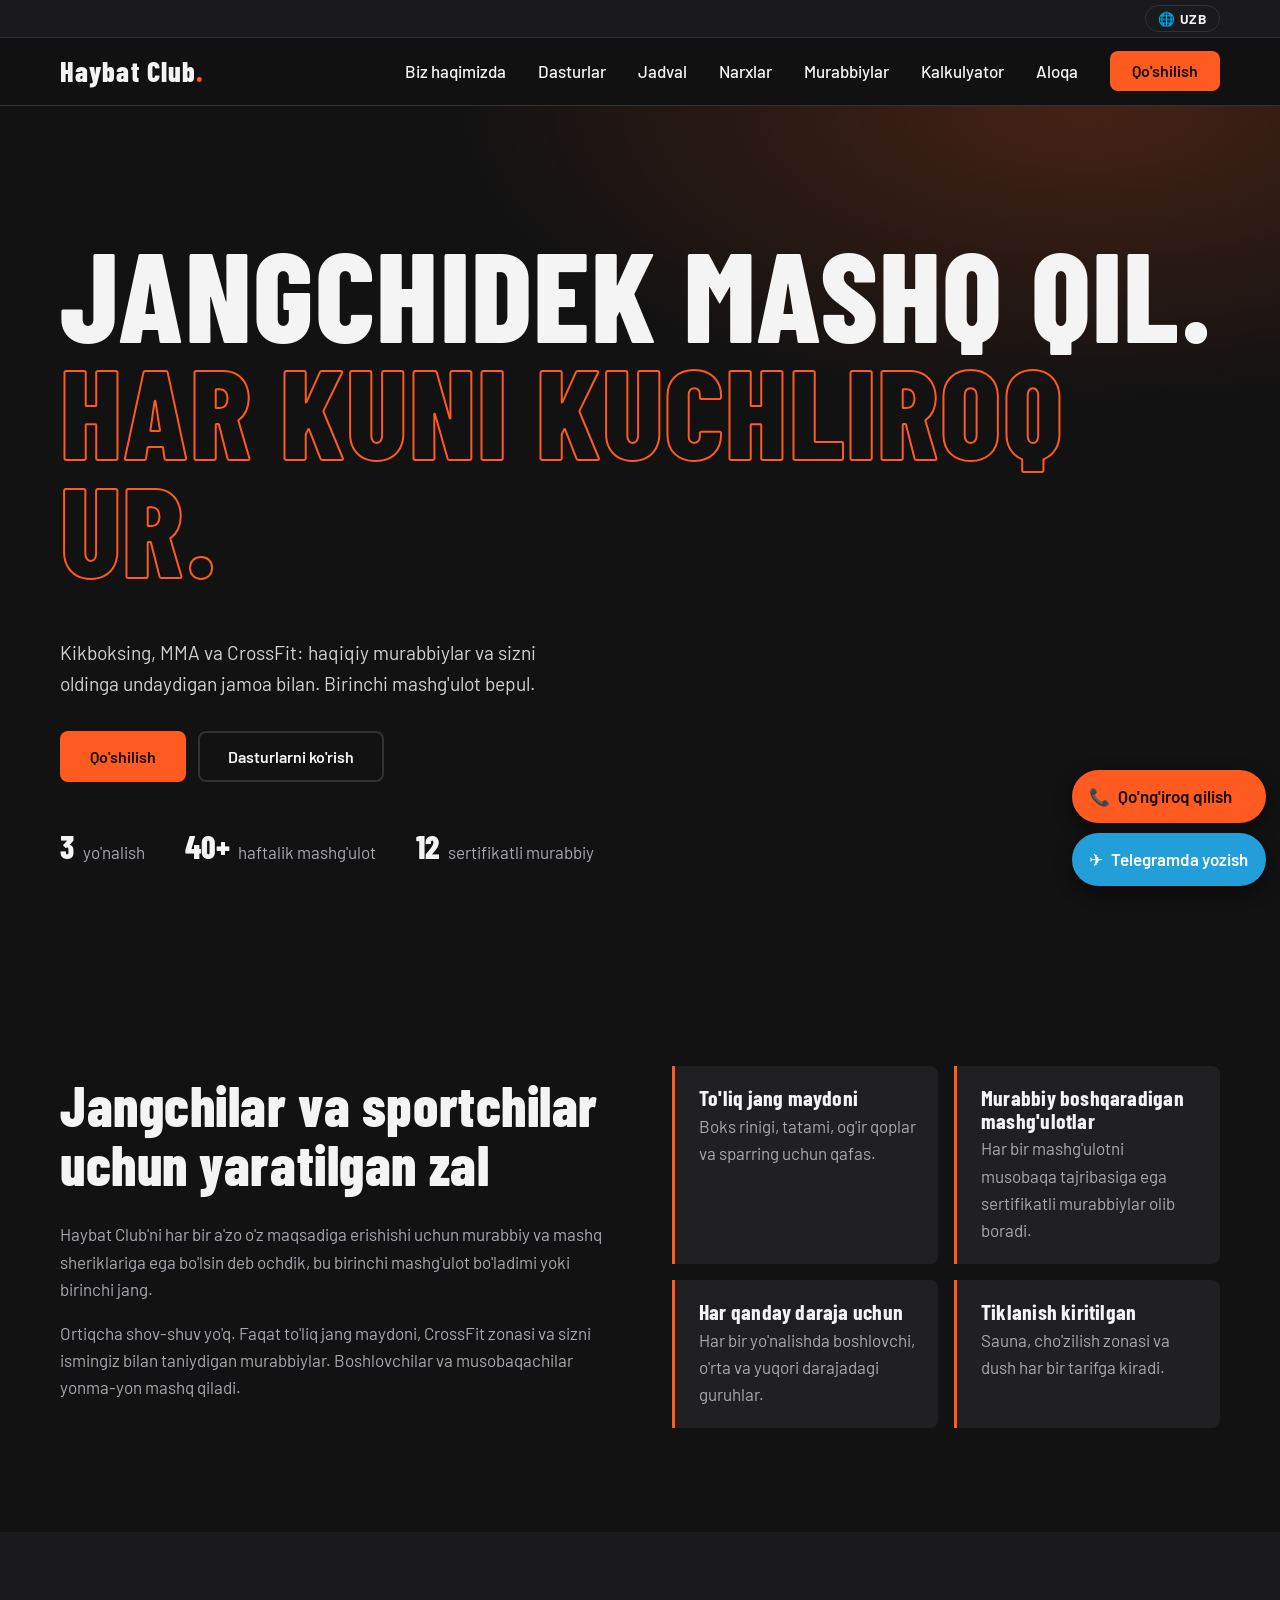
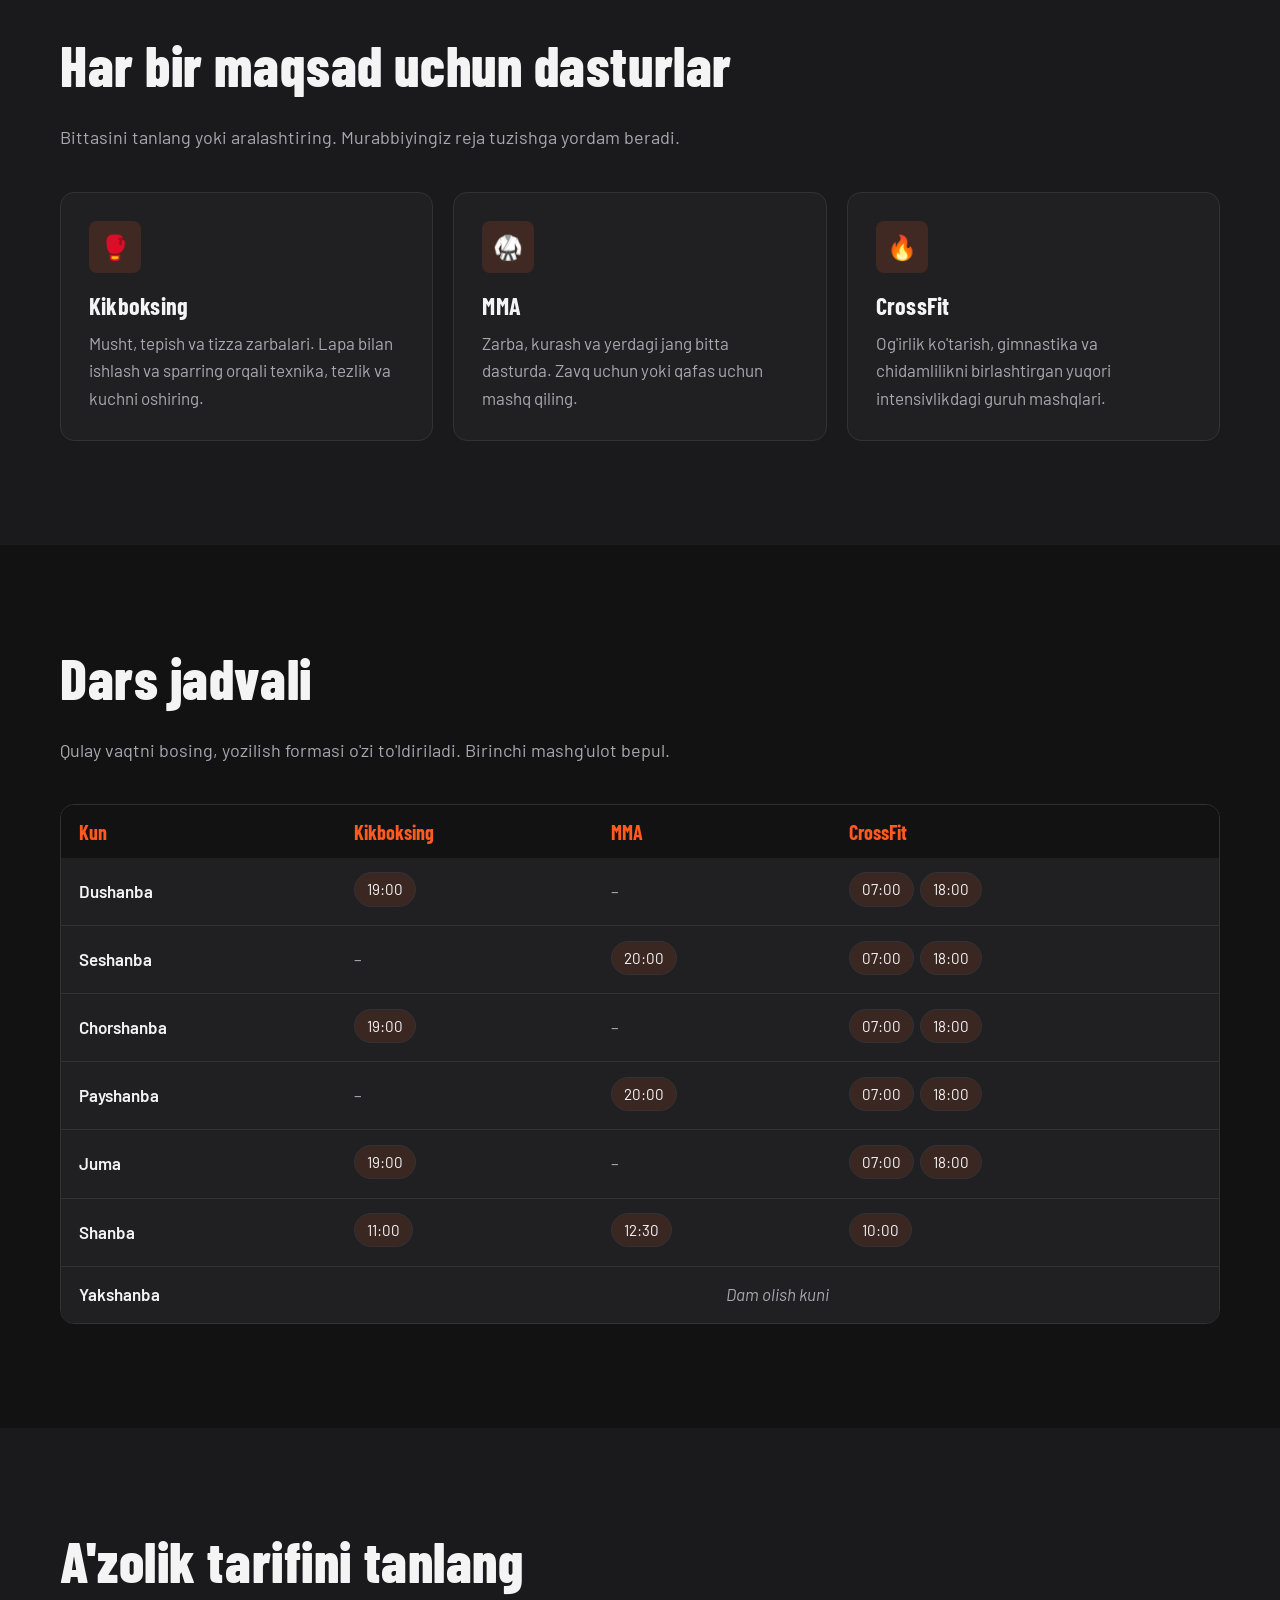
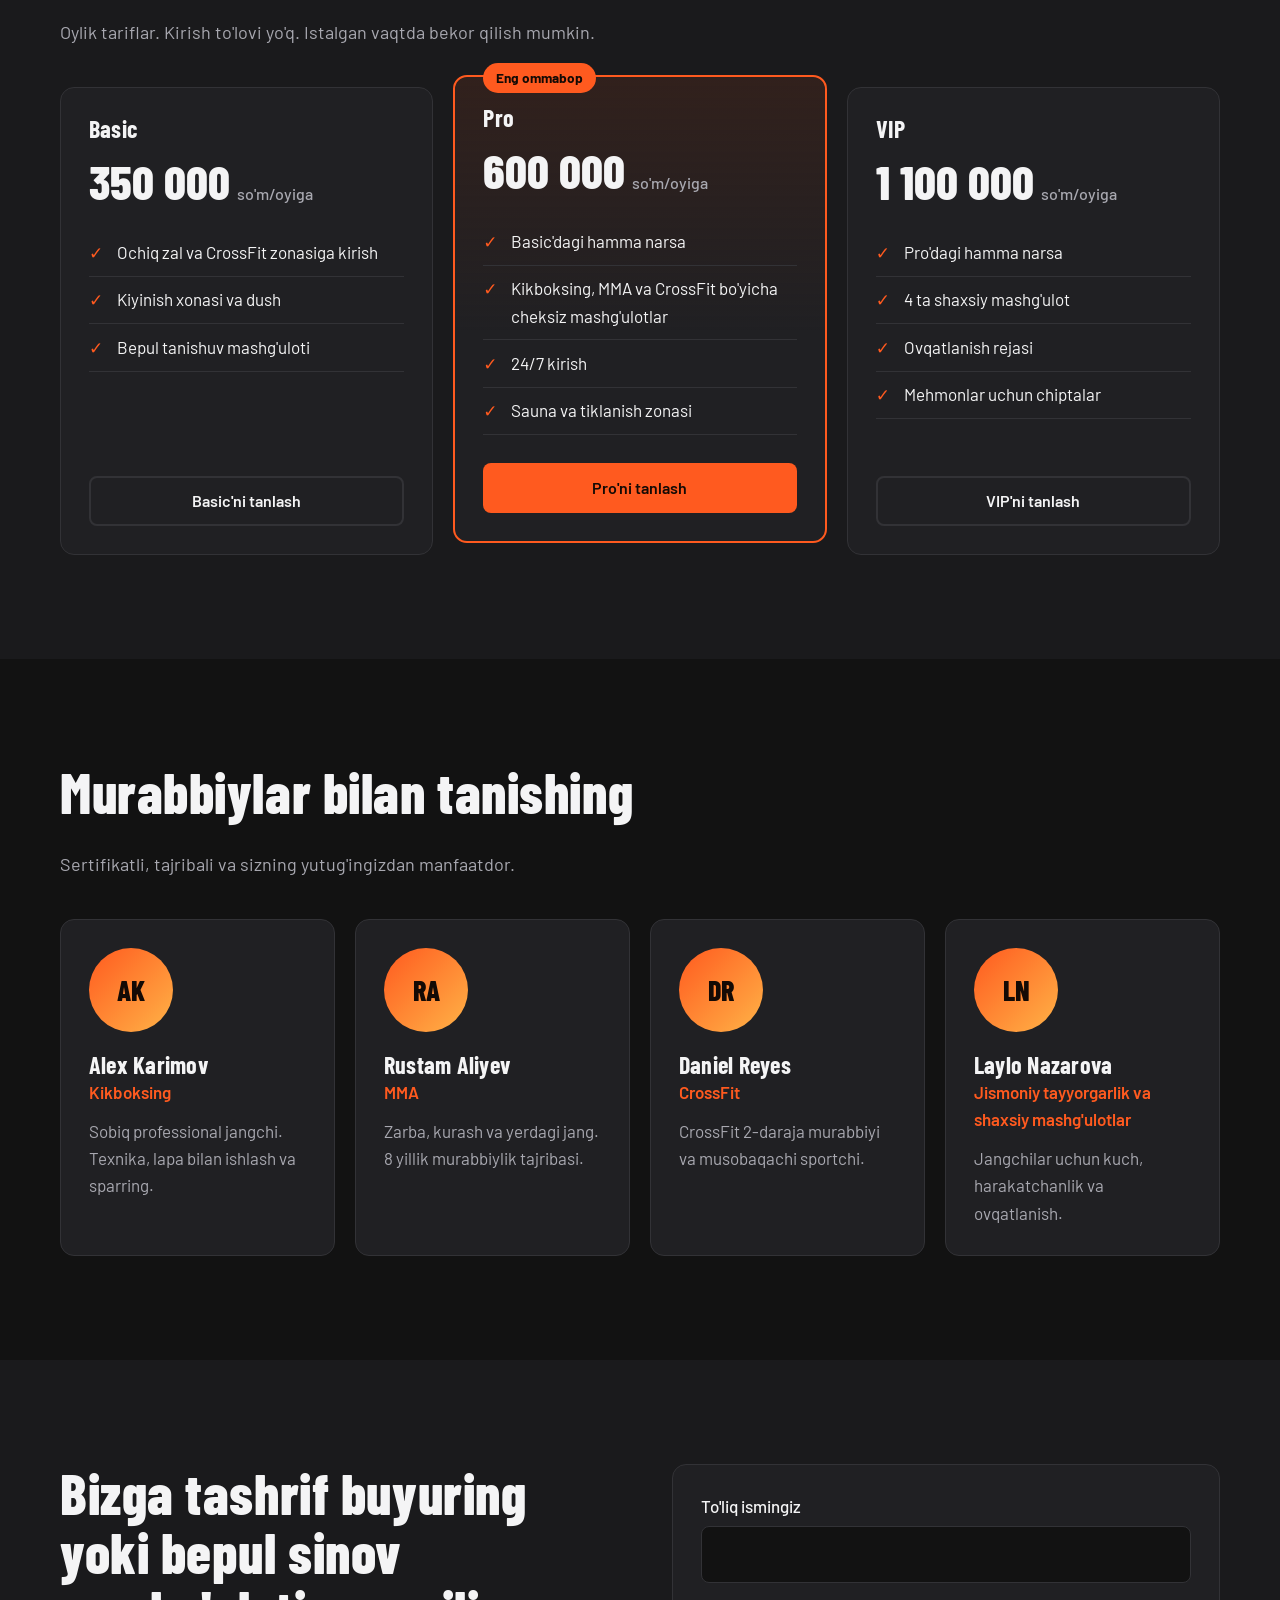
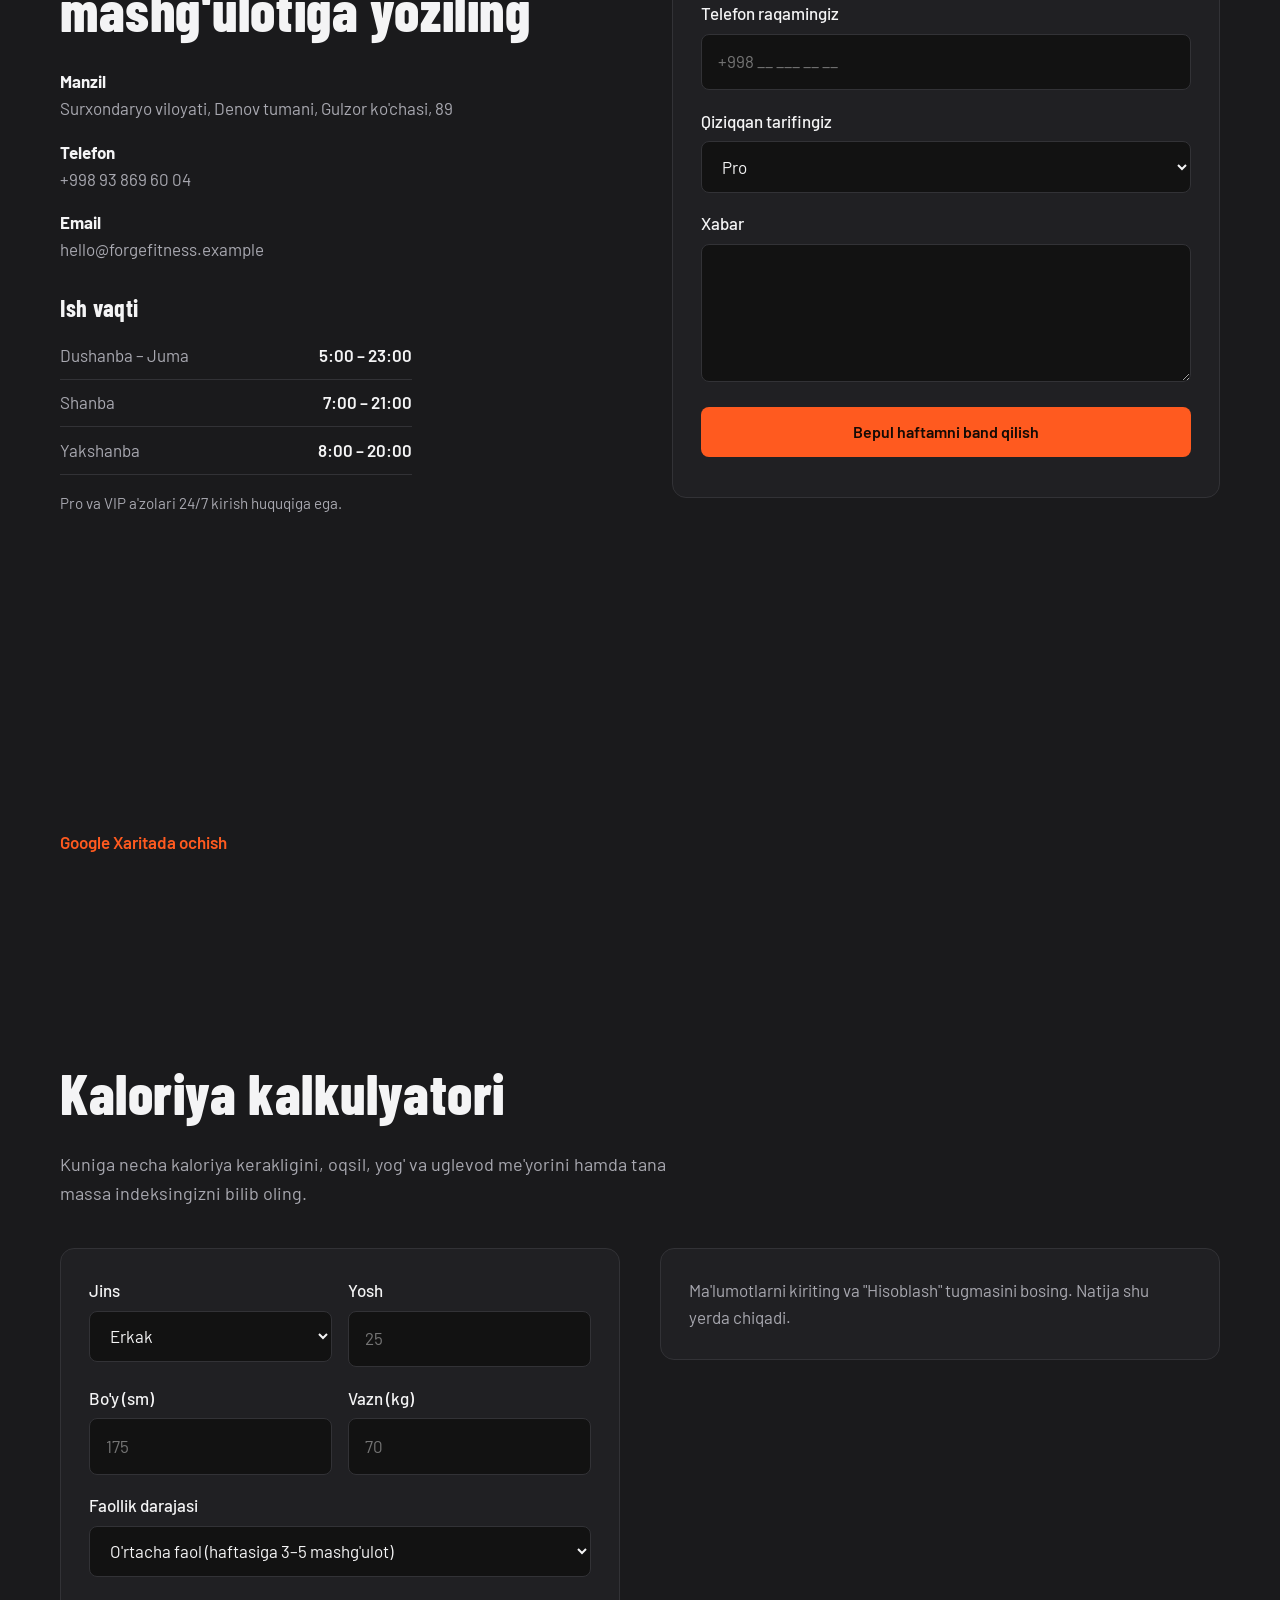
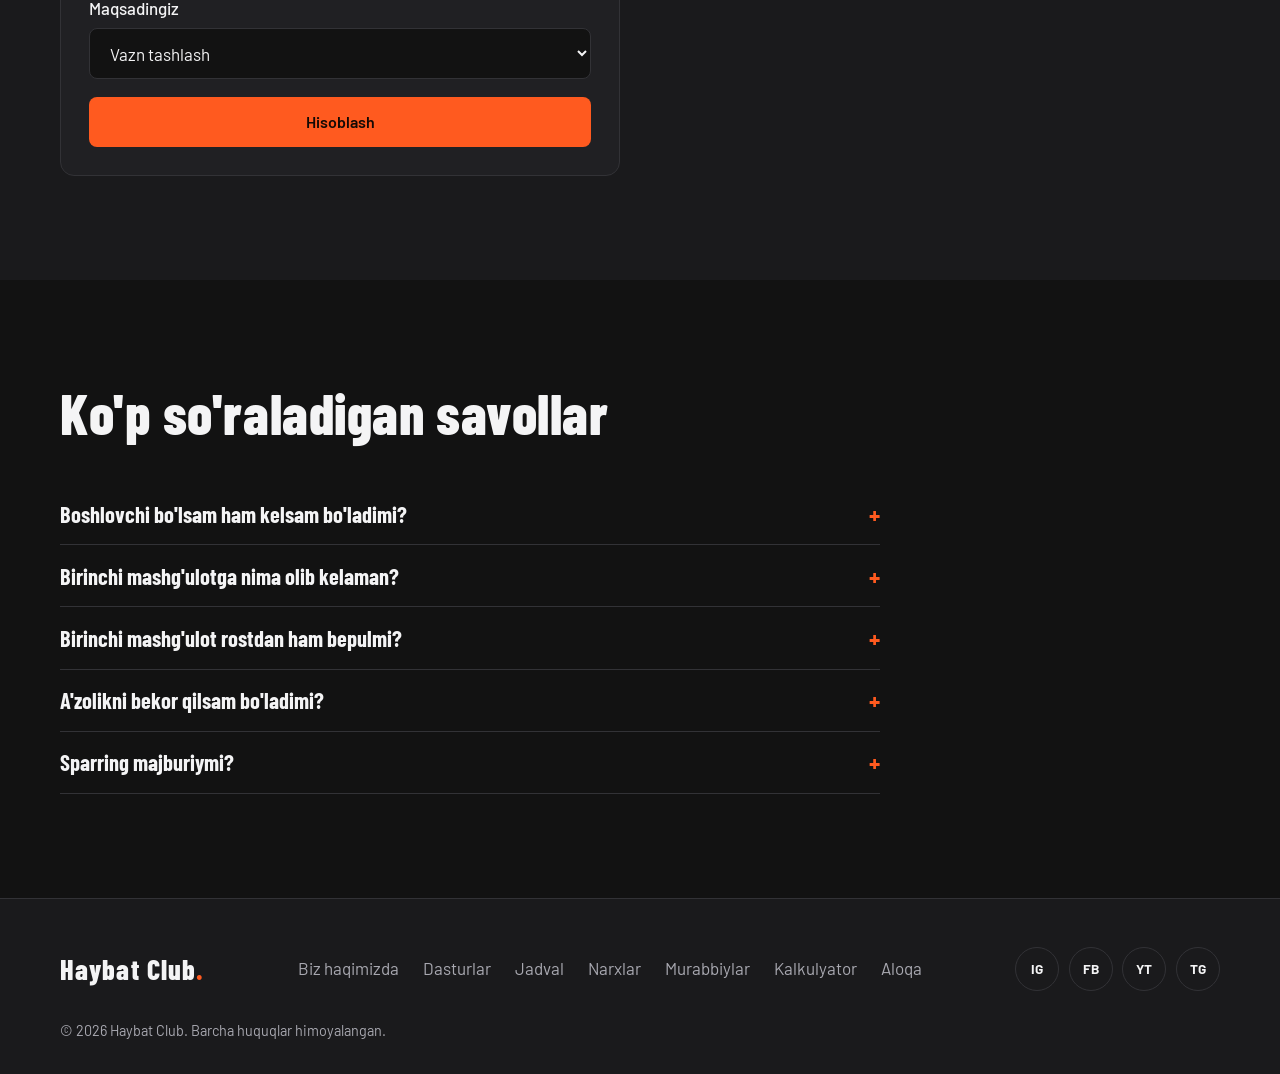
<file: index.html>
<!DOCTYPE html>
<html lang="uz">
<head>
  <meta charset="UTF-8">
  <meta name="viewport" content="width=device-width, initial-scale=1">
  <title>Haybat Club | Kikboksing, MMA va CrossFit</title>
  <meta name="description" content="Tajribali murabbiylar bilan kikboksing, MMA va CrossFit bilan shug'ullaning. Boshlovchilar uchun ham mos. Bugunoq Haybat Club'ga qo'shiling.">

  <!-- Fonts: Barlow Condensed (headlines) + Barlow (body). Fallbacks defined in CSS. -->
  <link rel="preconnect" href="https://fonts.googleapis.com">
  <link rel="preconnect" href="https://fonts.gstatic.com" crossorigin>
  <link href="https://fonts.googleapis.com/css2?family=Barlow+Condensed:wght@600;700;800&family=Barlow:wght@400;500;600&display=swap" rel="stylesheet">

  <meta name="theme-color" content="#121212">
  <meta property="og:type" content="website">
  <meta property="og:locale" content="uz_UZ">
  <meta property="og:title" content="Haybat Club | Kikboksing, MMA va CrossFit">
  <meta property="og:description" content="Haybat Club: haqiqiy murabbiylar bilan kikboksing, MMA va CrossFit. Birinchi mashg'ulot bepul.">
  <link rel="icon" href="data:image/svg+xml,%3Csvg xmlns='http://www.w3.org/2000/svg' viewBox='0 0 100 100'%3E%3Ctext y='.9em' font-size='90'%3E🥊%3C/text%3E%3C/svg%3E">
  <script>document.documentElement.classList.add("js");</script>
  <link rel="stylesheet" href="style.css">
  <style>
    /* Qo'shimcha dizayn: faqat yangi bo'limlar uchun (style.css ga tegilmagan) */
    .price { font-size: 3rem; }
    .price span { white-space: normal; }
    .schedule-wrap { overflow-x: auto; border: 1px solid var(--border); border-radius: var(--radius); }
    .schedule { width: 100%; min-width: 560px; border-collapse: collapse; background: var(--surface); }
    .schedule th, .schedule td { padding: 0.9rem 1.1rem; text-align: left; border-bottom: 1px solid var(--border); }
    .schedule thead th { font: 700 1.25rem var(--font-display); color: var(--accent); background: var(--bg); }
    .schedule tbody th { font-weight: 600; color: var(--text); }
    .schedule td { color: var(--muted); }
    .schedule tr:last-child th, .schedule tr:last-child td { border-bottom: 0; }
    .schedule .off { text-align: center; font-style: italic; }
    .map { display: block; width: 100%; height: 280px; border: 0; border-radius: var(--radius); margin-top: 1.5rem; }
    .map-link { display: inline-block; margin-top: 0.6rem; color: var(--accent); font-weight: 600; }
    .form-note { margin: 0.75rem 0 0; font-size: 0.95rem; color: var(--accent); }
    .float-actions { position: fixed; right: 14px; bottom: 14px; z-index: 90; display: flex; flex-direction: column; gap: 10px; }
    .float-btn { display: flex; align-items: center; gap: 8px; padding: 0.8rem 1.1rem; border-radius: 999px; font-weight: 600; box-shadow: 0 6px 18px rgba(0, 0, 0, 0.45); transition: transform var(--ease); }
    .float-btn:hover { transform: translateY(-2px); }
    .float-call { background: var(--accent); color: var(--on-accent); }
    .float-tg { background: #229ed9; color: #fff; }

    /* Tablet kengligida menyu sig'maydi: gamburger menyu */
    @media (min-width: 900px) and (max-width: 1079px) {
      .nav-toggle-label { display: grid; }
      .main-nav { position: absolute; display: none; top: var(--header-h); left: 0; right: 0; background: var(--bg); border-bottom: 1px solid var(--border); }
      .nav-toggle:checked ~ .main-nav { display: block; }
      .main-nav ul { flex-direction: column; align-items: stretch; padding: 1rem 1.25rem 1.5rem; gap: 0.25rem; }
      .main-nav a:not(.btn) { display: block; padding: 0.85rem 0; }
      .main-nav .btn { margin-top: 0.75rem; width: 100%; }
    }
    @media (min-width: 1080px) and (max-width: 1219px) { .main-nav ul { gap: 1.1rem; } }

    /* Telefonda suzuvchi tugmalar ixcham */
    @media (max-width: 600px) {
      .float-btn { width: 52px; height: 52px; padding: 0; justify-content: center; font-size: 1.4rem; }
      .float-btn .lbl { display: none; }
    }

    /* Sahifa aylantirilganda paydo bo'lish */
    .js .reveal { opacity: 0; translate: 0 24px; transition: opacity 0.6s ease, translate 0.6s ease, transform 0.25s ease, border-color 0.25s ease; }
    .js .reveal.in { opacity: 1; translate: 0 0; }
    @media (prefers-reduced-motion: reduce) { .js .reveal { opacity: 1; translate: none; } }

    /* Jadvaldagi vaqt tugmalari */
    .slot { background: rgba(255, 90, 31, 0.12); border: 1px solid var(--border); color: var(--text); border-radius: 999px; padding: 0.25rem 0.75rem; margin: 0 0.35rem 0.25rem 0; font: inherit; font-size: 0.95rem; cursor: pointer; transition: background var(--ease), border-color var(--ease); }
    .slot:hover { background: var(--accent); border-color: var(--accent); color: var(--on-accent); }

    /* Kaloriya kalkulyatori */
    .calc-grid { display: grid; gap: 1.5rem; }
    @media (min-width: 900px) { .calc-grid { grid-template-columns: 1fr 1fr; gap: 2.5rem; align-items: start; } }
    .calc:hover, .calc-result:hover { transform: none; border-color: var(--border); }
    .calc-fields { display: grid; grid-template-columns: 1fr 1fr; gap: 0 1rem; }
    .calc-fields .span2 { grid-column: 1 / -1; }
    .calc-hint { color: var(--muted); margin: 0; }
    .calc-big { font: 800 4.5rem/1 var(--font-display); color: var(--accent); margin: 0.25rem 0 0; }
    .calc-big small { font: 500 1.1rem var(--font-body); color: var(--muted); margin-left: 0.4rem; }
    .calc-label { color: var(--muted); margin: 0 0 1rem; }
    .macros { display: grid; grid-template-columns: repeat(3, 1fr); gap: 0.75rem; margin: 1.25rem 0; }
    .macro { background: var(--bg); border: 1px solid var(--border); border-radius: var(--radius-sm); padding: 0.8rem; text-align: center; }
    .macro strong { display: block; font: 800 1.8rem/1 var(--font-display); color: var(--text); }
    .macro span { color: var(--muted); font-size: 0.9rem; }
    .calc-rows div { display: flex; justify-content: space-between; gap: 1rem; padding: 0.6rem 0; border-bottom: 1px solid var(--border); }
    .calc-rows dt { color: var(--muted); }
    .calc-rows dd { margin: 0; font-weight: 600; text-align: right; }
    .calc-rows { margin: 0 0 1rem; }
    .calc-warn { color: #ffb347; }

    /* Savol-javob */
    .faq-list { max-width: 820px; }
    .faq { border-bottom: 1px solid var(--border); padding: 1.1rem 0; }
    .faq summary { cursor: pointer; list-style: none; display: flex; justify-content: space-between; gap: 1rem; font: 700 1.4rem var(--font-display); }
    .faq summary::-webkit-details-marker { display: none; }
    .faq summary::after { content: "+"; color: var(--accent); font-size: 1.6rem; line-height: 1; }
    .faq[open] summary::after { content: "–"; }
    .faq p { margin: 0.75rem 0 0; }

    /* Til tugmasi */
    .topbar { background: var(--bg-alt); border-bottom: 1px solid var(--border); }
    .topbar .container { display: flex; justify-content: flex-end; padding: 0.3rem 0; }
    .lang-btn { background: transparent; color: var(--text); border: 1px solid var(--border); border-radius: 999px; padding: 0.25rem 0.8rem; font: 700 0.85rem var(--font-body); letter-spacing: 0.04em; cursor: pointer; transition: border-color var(--ease), color var(--ease); }
    .lang-btn:hover { border-color: var(--accent); color: var(--accent); }
  </style>
</head>
<body>

  <a class="skip-link" href="#main">Asosiy qismga o'tish</a>

  <!-- Til tugmasi: o'ng yuqori burchak, menyu tepasida -->
  <div class="topbar">
    <div class="container">
      <button type="button" id="lang-btn" class="lang-btn" aria-label="Til / Язык">🌐 UZB</button>
    </div>
  </div>

  <!-- ============ HEADER / NAVIGATION ============ -->
  <header class="site-header">
    <div class="container header-inner">
      <a href="#home" class="logo" aria-label="Haybat Club bosh sahifa">Haybat Club<span>.</span></a>

      <!-- CSS-only mobile menu: the checkbox toggles the nav, no JavaScript needed -->
      <input type="checkbox" id="nav-toggle" class="nav-toggle" aria-label="Menyuni ochish va yopish">
      <label for="nav-toggle" class="nav-toggle-label" aria-hidden="true"><span></span></label>

      <nav class="main-nav" aria-label="Asosiy menyu">
        <ul>
          <li><a href="#about">Biz haqimizda</a></li>
          <li><a href="#programs">Dasturlar</a></li>
          <li><a href="#schedule">Jadval</a></li>
          <li><a href="#pricing">Narxlar</a></li>
          <li><a href="#trainers">Murabbiylar</a></li>
          <li><a href="#calculator">Kalkulyator</a></li>
          <li><a href="#contact">Aloqa</a></li>
          <li><a href="#pricing" class="btn btn-primary btn-sm">Qo'shilish</a></li>
        </ul>
      </nav>
    </div>
  </header>

  <main id="main">

    <!-- ============ HERO ============ -->
    <section id="home" class="hero">
      <div class="container hero-inner">
        <h1>
          <span class="hero-line">Jangchidek mashq qil.</span>
          <span class="hero-line outline">Har kuni kuchliroq ur.</span>
        </h1>
        <p class="hero-sub">Kikboksing, MMA va CrossFit: haqiqiy murabbiylar va sizni oldinga undaydigan jamoa bilan. Birinchi mashg'ulot bepul.</p>
        <div class="hero-actions">
          <a href="#pricing" class="btn btn-primary">Qo'shilish</a>
          <a href="#programs" class="btn btn-ghost">Dasturlarni ko'rish</a>
        </div>

        <!-- Quick proof points -->
        <ul class="hero-stats">
          <li><strong>3</strong> yo'nalish</li>
          <li><strong>40+</strong> haftalik mashg'ulot</li>
          <li><strong>12</strong> sertifikatli murabbiy</li>
        </ul>
      </div>
    </section>

    <!-- ============ ABOUT ============ -->
    <section id="about" class="section">
      <div class="container about-grid">
        <div class="about-text">
          <h2>Jangchilar va sportchilar uchun yaratilgan zal</h2>
          <p>Haybat Club'ni har bir a'zo o'z maqsadiga erishishi uchun murabbiy va mashq sheriklariga ega bo'lsin deb ochdik, bu birinchi mashg'ulot bo'ladimi yoki birinchi jang.</p>
          <p>Ortiqcha shov-shuv yo'q. Faqat to'liq jang maydoni, CrossFit zonasi va sizni ismingiz bilan taniydigan murabbiylar. Boshlovchilar va musobaqachilar yonma-yon mashq qiladi.</p>
        </div>

        <ul class="feature-list">
          <li class="feature">
            <h3>To'liq jang maydoni</h3>
            <p>Boks rinigi, tatami, og'ir qoplar va sparring uchun qafas.</p>
          </li>
          <li class="feature">
            <h3>Murabbiy boshqaradigan mashg'ulotlar</h3>
            <p>Har bir mashg'ulotni musobaqa tajribasiga ega sertifikatli murabbiylar olib boradi.</p>
          </li>
          <li class="feature">
            <h3>Har qanday daraja uchun</h3>
            <p>Har bir yo'nalishda boshlovchi, o'rta va yuqori darajadagi guruhlar.</p>
          </li>
          <li class="feature">
            <h3>Tiklanish kiritilgan</h3>
            <p>Sauna, cho'zilish zonasi va dush har bir tarifga kiradi.</p>
          </li>
        </ul>
      </div>
    </section>

    <!-- ============ SERVICES / PROGRAMS ============ -->
    <section id="programs" class="section section-alt">
      <div class="container">
        <header class="section-head">
          <h2>Har bir maqsad uchun dasturlar</h2>
          <p>Bittasini tanlang yoki aralashtiring. Murabbiyingiz reja tuzishga yordam beradi.</p>
        </header>

        <div class="card-grid grid-3">
          <article class="card program">
            <div class="icon" aria-hidden="true">🥊</div>
            <h3>Kikboksing</h3>
            <p>Musht, tepish va tizza zarbalari. Lapa bilan ishlash va sparring orqali texnika, tezlik va kuchni oshiring.</p>
          </article>
          <article class="card program">
            <div class="icon" aria-hidden="true">🥋</div>
            <h3>MMA</h3>
            <p>Zarba, kurash va yerdagi jang bitta dasturda. Zavq uchun yoki qafas uchun mashq qiling.</p>
          </article>
          <article class="card program">
            <div class="icon" aria-hidden="true">🔥</div>
            <h3>CrossFit</h3>
            <p>Og'irlik ko'tarish, gimnastika va chidamlilikni birlashtirgan yuqori intensivlikdagi guruh mashqlari.</p>
          </article>
        </div>
      </div>
    </section>

    <!-- ============ SCHEDULE ============ -->
    <section id="schedule" class="section">
      <div class="container">
        <header class="section-head">
          <h2>Dars jadvali</h2>
          <p>Qulay vaqtni bosing, yozilish formasi o'zi to'ldiriladi. Birinchi mashg'ulot bepul.</p>
        </header>
        <div class="schedule-wrap">
          <table class="schedule" aria-label="Haftalik dars jadvali">
            <thead>
              <tr><th scope="col">Kun</th><th scope="col">Kikboksing</th><th scope="col">MMA</th><th scope="col">CrossFit</th></tr>
            </thead>
            <tbody>
              <tr><th scope="row">Dushanba</th><td>19:00</td><td>–</td><td>07:00, 18:00</td></tr>
              <tr><th scope="row">Seshanba</th><td>–</td><td>20:00</td><td>07:00, 18:00</td></tr>
              <tr><th scope="row">Chorshanba</th><td>19:00</td><td>–</td><td>07:00, 18:00</td></tr>
              <tr><th scope="row">Payshanba</th><td>–</td><td>20:00</td><td>07:00, 18:00</td></tr>
              <tr><th scope="row">Juma</th><td>19:00</td><td>–</td><td>07:00, 18:00</td></tr>
              <tr><th scope="row">Shanba</th><td>11:00</td><td>12:30</td><td>10:00</td></tr>
              <tr><th scope="row">Yakshanba</th><td class="off" colspan="3">Dam olish kuni</td></tr>
            </tbody>
          </table>
        </div>
      </div>
    </section>

    <!-- ============ PRICING ============ -->
    <section id="pricing" class="section section-alt">
      <div class="container">
        <header class="section-head">
          <h2>A'zolik tarifini tanlang</h2>
          <p>Oylik tariflar. Kirish to'lovi yo'q. Istalgan vaqtda bekor qilish mumkin.</p>
        </header>

        <div class="card-grid grid-3 pricing-grid">

          <!-- Basic -->
          <article class="card plan">
            <h3>Basic</h3>
            <p class="price">350 000<span> so'm/oyiga</span></p>
            <ul class="plan-features">
              <li>Ochiq zal va CrossFit zonasiga kirish</li>
              <li>Kiyinish xonasi va dush</li>
              <li>Bepul tanishuv mashg'uloti</li>
            </ul>
            <a href="#contact" class="btn btn-ghost btn-block">Basic'ni tanlash</a>
          </article>

          <!-- Pro (highlighted) -->
          <article class="card plan plan-popular">
            <p class="badge">Eng ommabop</p>
            <h3>Pro</h3>
            <p class="price">600 000<span> so'm/oyiga</span></p>
            <ul class="plan-features">
              <li>Basic'dagi hamma narsa</li>
              <li>Kikboksing, MMA va CrossFit bo'yicha cheksiz mashg'ulotlar</li>
              <li>24/7 kirish</li>
              <li>Sauna va tiklanish zonasi</li>
            </ul>
            <a href="#contact" class="btn btn-primary btn-block">Pro'ni tanlash</a>
          </article>

          <!-- VIP -->
          <article class="card plan">
            <h3>VIP</h3>
            <p class="price">1 100 000<span> so'm/oyiga</span></p>
            <ul class="plan-features">
              <li>Pro'dagi hamma narsa</li>
              <li>4 ta shaxsiy mashg'ulot</li>
              <li>Ovqatlanish rejasi</li>
              <li>Mehmonlar uchun chiptalar</li>
            </ul>
            <a href="#contact" class="btn btn-ghost btn-block">VIP'ni tanlash</a>
          </article>

        </div>
      </div>
    </section>

    <!-- ============ TRAINERS ============ -->
    <section id="trainers" class="section">
      <div class="container">
        <header class="section-head">
          <h2>Murabbiylar bilan tanishing</h2>
          <p>Sertifikatli, tajribali va sizning yutug'ingizdan manfaatdor.</p>
        </header>

        <div class="card-grid grid-4">
          <!-- Avatars are CSS gradients with initials; swap in <img> tags for real photos -->
          <article class="card trainer">
            <div class="avatar" aria-hidden="true">AK</div>
            <h3>Alex Karimov</h3>
            <p class="role">Kikboksing</p>
            <p>Sobiq professional jangchi. Texnika, lapa bilan ishlash va sparring.</p>
          </article>
          <article class="card trainer">
            <div class="avatar" aria-hidden="true">RA</div>
            <h3>Rustam Aliyev</h3>
            <p class="role">MMA</p>
            <p>Zarba, kurash va yerdagi jang. 8 yillik murabbiylik tajribasi.</p>
          </article>
          <article class="card trainer">
            <div class="avatar" aria-hidden="true">DR</div>
            <h3>Daniel Reyes</h3>
            <p class="role">CrossFit</p>
            <p>CrossFit 2-daraja murabbiyi va musobaqachi sportchi.</p>
          </article>
          <article class="card trainer">
            <div class="avatar" aria-hidden="true">LN</div>
            <h3>Laylo Nazarova</h3>
            <p class="role">Jismoniy tayyorgarlik va shaxsiy mashg'ulotlar</p>
            <p>Jangchilar uchun kuch, harakatchanlik va ovqatlanish.</p>
          </article>
        </div>
      </div>
    </section>

    <!-- ============ CONTACT & LOCATION ============ -->
    <section id="contact" class="section section-alt">
      <div class="container contact-grid">

        <div class="contact-info">
          <h2>Bizga tashrif buyuring yoki bepul sinov mashg'ulotiga yoziling</h2>
          <address>
            <p><strong>Manzil</strong><br>Surxondaryo viloyati, Denov tumani, Gulzor ko'chasi, 89</p>
            <p><strong>Telefon</strong><br><a href="tel:+998938696004">+998 93 869 60 04</a></p>
            <p><strong>Email</strong><br><a href="mailto:hello@forgefitness.example">hello@forgefitness.example</a></p>
          </address>

          <h3>Ish vaqti</h3>
          <dl class="hours">
            <div><dt>Dushanba – Juma</dt><dd>5:00 – 23:00</dd></div>
            <div><dt>Shanba</dt><dd>7:00 – 21:00</dd></div>
            <div><dt>Yakshanba</dt><dd>8:00 – 20:00</dd></div>
          </dl>
          <p class="note">Pro va VIP a'zolari 24/7 kirish huquqiga ega.</p>

          <iframe class="map" title="Haybat Club zali xaritada" loading="lazy" referrerpolicy="no-referrer-when-downgrade" src="https://www.google.com/maps/embed?pb=!1m14!1m8!1m3!1d518.0407072479769!2d67.88041299363118!3d38.28043071398848!3m2!1i1024!2i768!4f13.1!3m3!1m2!1s0x38b511f4cc61a38d%3A0xb1c02a2d58586c1c!2sZo'r%20Market!5e1!3m2!1suz!2sus!4v1792017372498!5m2!1suz!2sus"></iframe>
          <a class="map-link" href="https://www.google.com/maps/search/?api=1&query=38.28043071,67.88041299" target="_blank" rel="noopener">Google Xaritada ochish</a>
        </div>

        <!-- Replace action with your form backend (Formspree, Netlify Forms, etc.) -->
        <form class="contact-form card" action="#" method="post">
          <div class="field">
            <label for="name">To'liq ismingiz</label>
            <input type="text" id="name" name="name" autocomplete="name" required>
          </div>
          <div class="field">
            <label for="phone">Telefon raqamingiz</label>
            <input type="tel" id="phone" name="phone" autocomplete="tel" placeholder="+998 __ ___ __ __" required>
          </div>
          <div class="field">
            <label for="plan">Qiziqqan tarifingiz</label>
            <select id="plan" name="plan">
              <option>Basic</option>
              <option selected>Pro</option>
              <option>VIP</option>
            </select>
          </div>
          <div class="field">
            <label for="message">Xabar</label>
            <textarea id="message" name="message" rows="4"></textarea>
          </div>
          <button type="submit" class="btn btn-primary btn-block">Bepul haftamni band qilish</button>
          <p class="form-note" role="status"></p>
        </form>

      </div>
    </section>

    <!-- ============ CALORIE CALCULATOR ============ -->
    <section id="calculator" class="section section-alt">
      <div class="container">
        <header class="section-head">
          <h2>Kaloriya kalkulyatori</h2>
          <p>Kuniga necha kaloriya kerakligini, oqsil, yog' va uglevod me'yorini hamda tana massa indeksingizni bilib oling.</p>
        </header>
        <div class="calc-grid">
          <form id="calc-form" class="calc card">
            <div class="calc-fields">
              <div class="field"><label for="c-sex">Jins</label>
                <select id="c-sex"><option value="m">Erkak</option><option value="f">Ayol</option></select></div>
              <div class="field"><label for="c-age">Yosh</label>
                <input id="c-age" type="number" inputmode="numeric" min="14" max="80" placeholder="25" required></div>
              <div class="field"><label for="c-h">Bo'y (sm)</label>
                <input id="c-h" type="number" inputmode="numeric" min="120" max="220" placeholder="175" required></div>
              <div class="field"><label for="c-w">Vazn (kg)</label>
                <input id="c-w" type="number" inputmode="decimal" min="30" max="250" step="0.1" placeholder="70" required></div>
              <div class="field span2"><label for="c-act">Faollik darajasi</label>
                <select id="c-act">
                  <option value="1.2">Deyarli harakatsiz (o'tirib ishlash)</option>
                  <option value="1.375">Yengil faol (haftasiga 1–3 mashg'ulot)</option>
                  <option value="1.55" selected>O'rtacha faol (haftasiga 3–5 mashg'ulot)</option>
                  <option value="1.725">Juda faol (haftasiga 6–7 mashg'ulot)</option>
                  <option value="1.9">Professional sportchi (kuniga 2 mashg'ulot)</option>
                </select></div>
              <div class="field span2"><label for="c-goal">Maqsadingiz</label>
                <select id="c-goal"><option value="lose">Vazn tashlash</option><option value="keep">Vaznni saqlash</option><option value="gain">Massa yig'ish</option></select></div>
            </div>
            <button type="submit" class="btn btn-primary btn-block">Hisoblash</button>
          </form>

          <div id="calc-result" class="calc-result card" aria-live="polite">
            <p class="calc-hint">Ma'lumotlarni kiriting va "Hisoblash" tugmasini bosing. Natija shu yerda chiqadi.</p>
          </div>
        </div>
      </div>
    </section>

    <!-- ============ FAQ ============ -->
    <section id="faq" class="section">
      <div class="container">
        <header class="section-head">
          <h2>Ko'p so'raladigan savollar</h2>
        </header>
        <div class="faq-list">
          <details class="faq"><summary>Boshlovchi bo'lsam ham kelsam bo'ladimi?</summary>
            <p>Ha. Har bir yo'nalishda boshlovchilar guruhi bor, murabbiy sizni noldan o'rgatadi.</p></details>
          <details class="faq"><summary>Birinchi mashg'ulotga nima olib kelaman?</summary>
            <p>Qulay sport kiyimi, sport poyabzali, suv va sochiq kifoya. Qolganini murabbiy aytadi.</p></details>
          <details class="faq"><summary>Birinchi mashg'ulot rostdan ham bepulmi?</summary>
            <p>Ha, birinchi mashg'ulot bepul va hech qanday majburiyat yo'q.</p></details>
          <details class="faq"><summary>A'zolikni bekor qilsam bo'ladimi?</summary>
            <p>Ha, istalgan vaqtda. Kirish to'lovi yo'q, to'lov har oy uchun alohida.</p></details>
          <details class="faq"><summary>Sparring majburiymi?</summary>
            <p>Yo'q. Sparring faqat xohlovchilar uchun, murabbiy nazorati va himoya vositalari bilan o'tadi.</p></details>
        </div>
      </div>
    </section>
  </main>

  <!-- ============ FOOTER ============ -->
  <footer class="site-footer">
    <div class="container footer-inner">
      <a href="#home" class="logo">Haybat Club<span>.</span></a>

      <ul class="footer-links">
        <li><a href="#about">Biz haqimizda</a></li>
        <li><a href="#programs">Dasturlar</a></li>
        <li><a href="#schedule">Jadval</a></li>
        <li><a href="#pricing">Narxlar</a></li>
        <li><a href="#trainers">Murabbiylar</a></li>
        <li><a href="#calculator">Kalkulyator</a></li>
        <li><a href="#contact">Aloqa</a></li>
      </ul>

      <!-- Social placeholders: replace # with real profile URLs -->
      <ul class="socials">
        <li><a href="#" aria-label="Instagram">IG</a></li>
        <li><a href="#" aria-label="Facebook">FB</a></li>
        <li><a href="#" aria-label="YouTube">YT</a></li>
        <li><a href="#" aria-label="Telegram" data-tg>TG</a></li>
      </ul>

      <p class="copyright">&copy; 2026 Haybat Club. Barcha huquqlar himoyalangan.</p>
    </div>
  </footer>

  <!-- Suzuvchi tugmalar: qo'ng'iroq va Telegram -->
  <div class="float-actions">
    <a class="float-btn float-call" href="tel:+998938696004"><span class="ico">📞</span><span class="lbl">Qo'ng'iroq qilish</span></a>
    <a class="float-btn float-tg" href="#" data-tg><span class="ico">✈</span><span class="lbl">Telegramda yozish</span></a>
  </div>

  <script>
    // Telegram akkaunti (@ belgisiz)
    var TG_USER = "islombekprogrammer";
    var tgUrl = "https://t.me/" + TG_USER;

    document.querySelectorAll("[data-tg]").forEach(function (a) {
      a.href = tgUrl; a.target = "_blank"; a.rel = "noopener";
    });

    // Forma: ma'lumotlar Telegramda tayyor xabar bo'lib ochiladi
    document.querySelector(".contact-form").addEventListener("submit", function (e) {
      e.preventDefault();
      var v = function (id) { return document.getElementById(id).value.trim(); };
      var text = tr("Salom! Haybat Club zaliga yozilmoqchiman.") + "\n" + tr("Ism") + ": " + v("name") +
                 "\n" + tr("Telefon") + ": " + v("phone") + "\n" + tr("Tarif") + ": " + v("plan") +
                 (v("message") ? "\n" + tr("Xabar") + ": " + v("message") : "");
      window.open(tgUrl + "?text=" + encodeURIComponent(text), "_blank");
      document.querySelector(".form-note").textContent = tr("Telegram ochildi. Xabarni yuborish tugmasini bosing.");
    });

    // Menyu havolasi bosilganda telefonda menyu yopiladi
    document.querySelectorAll(".main-nav a").forEach(function (a) {
      a.addEventListener("click", function () { document.getElementById("nav-toggle").checked = false; });
    });

    // Paydo bo'lish animatsiyasi
    var io = "IntersectionObserver" in window ? new IntersectionObserver(function (es) {
      es.forEach(function (e) { if (e.isIntersecting) { e.target.classList.add("in"); io.unobserve(e.target); } });
    }, { threshold: 0.12 }) : null;
    document.querySelectorAll(".card, .feature, .section-head, .about-text, .schedule-wrap, .faq-list").forEach(function (el) {
      el.classList.add("reveal");
      if (io) io.observe(el); else el.classList.add("in");
    });

    // Raqamlar sanab chiqadi
    document.querySelectorAll(".hero-stats strong").forEach(function (el) {
      var end = parseInt(el.textContent, 10), suf = el.textContent.replace(/[0-9]/g, ""), t0 = null;
      if (!end || matchMedia("(prefers-reduced-motion: reduce)").matches) return;
      function step(ts) {
        t0 = t0 || ts;
        var k = Math.min((ts - t0) / 1200, 1);
        el.textContent = Math.round(end * (1 - Math.pow(1 - k, 3))) + suf;
        if (k < 1) requestAnimationFrame(step);
      }
      requestAnimationFrame(step);
    });

    // Jadvaldagi vaqtni bossa, forma to'ldiriladi
    function fillMessage(t) {
      document.getElementById("message").value = t;
      document.getElementById("contact").scrollIntoView({ behavior: "smooth" });
      setTimeout(function () { document.getElementById("name").focus({ preventScroll: true }); }, 700);
    }
    var heads = [].map.call(document.querySelectorAll(".schedule thead th"), function (th) { return th.textContent; });
    document.querySelectorAll(".schedule tbody tr").forEach(function (tr) {
      var day = tr.querySelector("th").textContent;
      tr.querySelectorAll("td").forEach(function (td, i) {
        if (td.classList.contains("off")) return;
        var times = td.textContent.split(",").map(function (t) { return t.trim(); }).filter(function (t) { return /\d/.test(t); });
        if (!times.length) return;
        td.textContent = "";
        times.forEach(function (t) {
          var b = document.createElement("button");
          b.type = "button"; b.className = "slot"; b.textContent = t;
          b.addEventListener("click", function () { fillMessage(tr("Mashg'ulot") + ": " + tr(heads[i + 1]) + ", " + tr(day) + " " + t); });
          td.appendChild(b);
        });
      });
    });

    // ===== Tarjima (O'zbek <-> Rus) =====
    var lang = "uz";
    var RU = {
      "Haybat Club | Kikboksing, MMA va CrossFit": "Haybat Club | Кикбоксинг, MMA и CrossFit",
      "Haybat Club: haqiqiy murabbiylar bilan kikboksing, MMA va CrossFit. Birinchi mashg'ulot bepul.": "Haybat Club: кикбоксинг, MMA и CrossFit с настоящими тренерами. Первое занятие бесплатно.",
      "Tajribali murabbiylar bilan kikboksing, MMA va CrossFit bilan shug'ullaning. Boshlovchilar uchun ham mos. Bugunoq Haybat Club'ga qo'shiling.": "Занимайтесь кикбоксингом, MMA и CrossFit с опытными тренерами. Подходит и новичкам. Присоединяйтесь к Haybat Club уже сегодня.",
      "Asosiy qismga o'tish": "Перейти к содержимому",
      "Haybat Club bosh sahifa": "Haybat Club, главная",
      "Menyuni ochish va yopish": "Открыть или закрыть меню",
      "Asosiy menyu": "Главное меню",
      "Biz haqimizda": "О нас", "Dasturlar": "Программы", "Jadval": "Расписание", "Narxlar": "Цены",
      "Murabbiylar": "Тренеры", "Kalkulyator": "Калькулятор", "Aloqa": "Контакты", "Qo'shilish": "Присоединиться",
      "Jangchidek mashq qil.": "Тренируйся как боец.",
      "Har kuni kuchliroq ur.": "Бей сильнее каждый день.",
      "Kikboksing, MMA va CrossFit: haqiqiy murabbiylar va sizni oldinga undaydigan jamoa bilan. Birinchi mashg'ulot bepul.": "Кикбоксинг, MMA и CrossFit с настоящими тренерами и командой, которая подталкивает вас вперёд. Первое занятие бесплатно.",
      "Dasturlarni ko'rish": "Смотреть программы",
      "yo'nalish": "направления", "haftalik mashg'ulot": "занятий в неделю", "sertifikatli murabbiy": "сертифицированных тренеров",
      "Jangchilar va sportchilar uchun yaratilgan zal": "Зал, созданный для бойцов и спортсменов",
      "Haybat Club'ni har bir a'zo o'z maqsadiga erishishi uchun murabbiy va mashq sheriklariga ega bo'lsin deb ochdik, bu birinchi mashg'ulot bo'ladimi yoki birinchi jang.": "Мы открыли Haybat Club, чтобы у каждого участника были тренер и партнёры для достижения цели, будь то первое занятие или первый бой.",
      "Ortiqcha shov-shuv yo'q. Faqat to'liq jang maydoni, CrossFit zonasi va sizni ismingiz bilan taniydigan murabbiylar. Boshlovchilar va musobaqachilar yonma-yon mashq qiladi.": "Никакой показухи. Только полноценная боевая зона, зона CrossFit и тренеры, которые знают вас по имени. Новички и соревнующиеся тренируются бок о бок.",
      "To'liq jang maydoni": "Полноценная боевая зона",
      "Boks rinigi, tatami, og'ir qoplar va sparring uchun qafas.": "Боксёрский ринг, маты, тяжёлые мешки и клетка для спарринга.",
      "Murabbiy boshqaradigan mashg'ulotlar": "Занятия под руководством тренера",
      "Har bir mashg'ulotni musobaqa tajribasiga ega sertifikatli murabbiylar olib boradi.": "Каждое занятие ведут сертифицированные тренеры с соревновательным опытом.",
      "Har qanday daraja uchun": "Для любого уровня",
      "Har bir yo'nalishda boshlovchi, o'rta va yuqori darajadagi guruhlar.": "В каждом направлении есть группы для новичков, среднего и продвинутого уровня.",
      "Tiklanish kiritilgan": "Восстановление включено",
      "Sauna, cho'zilish zonasi va dush har bir tarifga kiradi.": "Сауна, зона растяжки и душ входят в каждый тариф.",
      "Har bir maqsad uchun dasturlar": "Программы для любой цели",
      "Bittasini tanlang yoki aralashtiring. Murabbiyingiz reja tuzishga yordam beradi.": "Выберите одно направление или совмещайте. Тренер поможет составить план.",
      "Kikboksing": "Кикбоксинг",
      "Musht, tepish va tizza zarbalari. Lapa bilan ishlash va sparring orqali texnika, tezlik va kuchni oshiring.": "Удары руками, ногами и коленями. Развивайте технику, скорость и силу в работе на лапах и в спарринге.",
      "Zarba, kurash va yerdagi jang bitta dasturda. Zavq uchun yoki qafas uchun mashq qiling.": "Ударная техника, борьба и партер в одной программе. Тренируйтесь для удовольствия или для клетки.",
      "Og'irlik ko'tarish, gimnastika va chidamlilikni birlashtirgan yuqori intensivlikdagi guruh mashqlari.": "Высокоинтенсивные групповые тренировки: тяжёлая атлетика, гимнастика и выносливость.",
      "Dars jadvali": "Расписание занятий",
      "Haftalik dars jadvali": "Недельное расписание",
      "Qulay vaqtni bosing, yozilish formasi o'zi to'ldiriladi. Birinchi mashg'ulot bepul.": "Нажмите на удобное время, и форма записи заполнится сама. Первое занятие бесплатно.",
      "Kun": "День", "Dushanba": "Понедельник", "Seshanba": "Вторник", "Chorshanba": "Среда", "Payshanba": "Четверг",
      "Juma": "Пятница", "Shanba": "Суббота", "Yakshanba": "Воскресенье", "Dam olish kuni": "Выходной",
      "A'zolik tarifini tanlang": "Выберите тариф",
      "Oylik tariflar. Kirish to'lovi yo'q. Istalgan vaqtda bekor qilish mumkin.": "Тарифы на месяц. Без вступительного взноса. Можно отменить в любое время.",
      "so'm/oyiga": "сум/мес",
      "Ochiq zal va CrossFit zonasiga kirish": "Доступ в открытый зал и зону CrossFit",
      "Kiyinish xonasi va dush": "Раздевалка и душ",
      "Bepul tanishuv mashg'uloti": "Бесплатное вводное занятие",
      "Basic'ni tanlash": "Выбрать Basic",
      "Eng ommabop": "Самый популярный",
      "Basic'dagi hamma narsa": "Всё из Basic",
      "Kikboksing, MMA va CrossFit bo'yicha cheksiz mashg'ulotlar": "Безлимитные занятия по кикбоксингу, MMA и CrossFit",
      "24/7 kirish": "Доступ 24/7",
      "Sauna va tiklanish zonasi": "Сауна и зона восстановления",
      "Pro'ni tanlash": "Выбрать Pro",
      "Pro'dagi hamma narsa": "Всё из Pro",
      "4 ta shaxsiy mashg'ulot": "4 персональные тренировки",
      "Ovqatlanish rejasi": "План питания",
      "Mehmonlar uchun chiptalar": "Гостевые пропуска",
      "VIP'ni tanlash": "Выбрать VIP",
      "Murabbiylar bilan tanishing": "Познакомьтесь с тренерами",
      "Sertifikatli, tajribali va sizning yutug'ingizdan manfaatdor.": "Сертифицированные, опытные и заинтересованные в вашем прогрессе.",
      "Jismoniy tayyorgarlik va shaxsiy mashg'ulotlar": "Физподготовка и персональные тренировки",
      "Sobiq professional jangchi. Texnika, lapa bilan ishlash va sparring.": "Бывший профессиональный боец. Техника, работа на лапах и спарринг.",
      "Zarba, kurash va yerdagi jang. 8 yillik murabbiylik tajribasi.": "Ударная техника, борьба и партер. 8 лет тренерского опыта.",
      "CrossFit 2-daraja murabbiyi va musobaqachi sportchi.": "Тренер CrossFit 2-го уровня и соревнующийся спортсмен.",
      "Jangchilar uchun kuch, harakatchanlik va ovqatlanish.": "Сила, подвижность и питание для бойцов.",
      "Kaloriya kalkulyatori": "Калькулятор калорий",
      "Kuniga necha kaloriya kerakligini, oqsil, yog' va uglevod me'yorini hamda tana massa indeksingizni bilib oling.": "Узнайте, сколько калорий вам нужно в день, норму белков, жиров и углеводов, а также индекс массы тела.",
      "Jins": "Пол", "Erkak": "Мужчина", "Ayol": "Женщина", "Yosh": "Возраст", "Bo'y (sm)": "Рост (см)", "Vazn (kg)": "Вес (кг)",
      "Faollik darajasi": "Уровень активности",
      "Deyarli harakatsiz (o'tirib ishlash)": "Почти без движения (сидячая работа)",
      "Yengil faol (haftasiga 1–3 mashg'ulot)": "Слабая активность (1–3 тренировки в неделю)",
      "O'rtacha faol (haftasiga 3–5 mashg'ulot)": "Умеренная активность (3–5 тренировок в неделю)",
      "Juda faol (haftasiga 6–7 mashg'ulot)": "Высокая активность (6–7 тренировок в неделю)",
      "Professional sportchi (kuniga 2 mashg'ulot)": "Профессиональный спортсмен (2 тренировки в день)",
      "Maqsadingiz": "Ваша цель", "Vazn tashlash": "Похудение", "Vaznni saqlash": "Поддержание веса", "Massa yig'ish": "Набор массы",
      "Hisoblash": "Рассчитать",
      "Ma'lumotlarni kiriting va \"Hisoblash\" tugmasini bosing. Natija shu yerda chiqadi.": "Введите данные и нажмите «Рассчитать». Результат появится здесь.",
      "Ko'p so'raladigan savollar": "Частые вопросы",
      "Boshlovchi bo'lsam ham kelsam bo'ladimi?": "Можно ли прийти новичку?",
      "Ha. Har bir yo'nalishda boshlovchilar guruhi bor, murabbiy sizni noldan o'rgatadi.": "Да. В каждом направлении есть группа для новичков, тренер научит вас с нуля.",
      "Birinchi mashg'ulotga nima olib kelaman?": "Что взять на первое занятие?",
      "Qulay sport kiyimi, sport poyabzali, suv va sochiq kifoya. Qolganini murabbiy aytadi.": "Достаточно удобной спортивной одежды, кроссовок, воды и полотенца. Остальное подскажет тренер.",
      "Birinchi mashg'ulot rostdan ham bepulmi?": "Первое занятие правда бесплатное?",
      "Ha, birinchi mashg'ulot bepul va hech qanday majburiyat yo'q.": "Да, первое занятие бесплатное и ни к чему не обязывает.",
      "A'zolikni bekor qilsam bo'ladimi?": "Можно ли отменить абонемент?",
      "Ha, istalgan vaqtda. Kirish to'lovi yo'q, to'lov har oy uchun alohida.": "Да, в любое время. Вступительного взноса нет, оплата за каждый месяц отдельно.",
      "Sparring majburiymi?": "Спарринги обязательны?",
      "Yo'q. Sparring faqat xohlovchilar uchun, murabbiy nazorati va himoya vositalari bilan o'tadi.": "Нет. Спарринги только для желающих, под контролем тренера и в защитной экипировке.",
      "Bizga tashrif buyuring yoki bepul sinov mashg'ulotiga yoziling": "Приходите к нам или запишитесь на бесплатную пробную тренировку",
      "Manzil": "Адрес",
      "Surxondaryo viloyati, Denov tumani, Gulzor ko'chasi, 89": "Сурхандарьинская область, Денауский район, улица Гулзор, 89",
      "Telefon": "Телефон", "Ish vaqti": "Время работы", "Dushanba – Juma": "Пн – Пт",
      "Pro va VIP a'zolari 24/7 kirish huquqiga ega.": "Участники Pro и VIP имеют доступ 24/7.",
      "Haybat Club zali xaritada": "Зал Haybat Club на карте",
      "Google Xaritada ochish": "Открыть в Google Картах",
      "To'liq ismingiz": "Ваше полное имя", "Telefon raqamingiz": "Ваш номер телефона",
      "Qiziqqan tarifingiz": "Интересующий вас тариф", "Xabar": "Сообщение",
      "Bepul haftamni band qilish": "Записаться на бесплатную неделю",
      "© 2026 Haybat Club. Barcha huquqlar himoyalangan.": "© 2026 Haybat Club. Все права защищены.",
      "Qo'ng'iroq qilish": "Позвонить", "Telegramda yozish": "Написать в Telegram",
      "Til / Язык": "Til / Язык",
      /* dinamik matnlar */
      "Mashg'ulot": "Занятие", "Ism": "Имя", "Tarif": "Тариф",
      "Salom! Haybat Club zaliga yozilmoqchiman.": "Здравствуйте! Хочу записаться в зал Haybat Club.",
      "Telegram ochildi. Xabarni yuborish tugmasini bosing.": "Telegram открыт. Нажмите кнопку отправки сообщения.",
      "Qiymatlarni tekshiring: yosh 14–80, bo'y 120–220 sm, vazn 30–250 kg bo'lishi kerak.": "Проверьте значения: возраст 14–80, рост 120–220 см, вес 30–250 кг.",
      "vazn tashlash": "похудение", "vaznni saqlash": "поддержание веса", "massa yig'ish": "набор массы",
      "Maqsad": "Цель", "Kunlik me'yor": "Дневная норма", "kkal": "ккал", "g": "г", "litr": "л",
      "Oqsil": "Белки", "Uglevod": "Углеводы", "Yog'": "Жиры",
      "Tinch holatdagi sarf (BMR)": "Расход в покое (BMR)",
      "Vaznni ushlab turish uchun": "Для поддержания веса",
      "Tana massa indeksi (BMI)": "Индекс массы тела (BMI)",
      "Vazn yetishmaydi": "Недостаток веса", "Me'yorda": "Норма", "Ortiqcha vazn": "Избыточный вес", "Semizlik": "Ожирение",
      "Kunlik suv": "Вода в день",
      "Diqqat: natija bazal almashinuvdan past. Bunday ovqatlanishdan oldin mutaxassis bilan maslahatlashing.": "Внимание: результат ниже базового обмена веществ. Перед таким питанием проконсультируйтесь со специалистом.",
      "Bu taxminiy hisob va shifokor maslahatini o'rnini bosmaydi.": "Это приблизительный расчёт и не заменяет консультацию врача.",
      "Murabbiyga yozilish": "Записаться к тренеру",
      "Kaloriya kalkulyatori natijasi: maqsad - {g}, kuniga {k} kkal (oqsil {p} g, uglevod {c} g, yog' {f} g). Menga mos reja kerak.": "Результат калькулятора калорий: цель - {g}, {k} ккал в день (белки {p} г, углеводы {c} г, жиры {f} г). Нужен подходящий план."
    };
    function tr(x) { return (lang === "ru" && RU[x]) ? RU[x] : x; }

    function applyLang(l) {
      lang = l;
      document.documentElement.lang = l;
      var w = document.createTreeWalker(document.documentElement, NodeFilter.SHOW_TEXT, {
        acceptNode: function (n) {
          var pn = n.parentNode.nodeName;
          return (pn === "SCRIPT" || pn === "STYLE") ? NodeFilter.FILTER_REJECT : NodeFilter.FILTER_ACCEPT;
        }
      });
      var n;
      while ((n = w.nextNode())) {
        if (n._uz === undefined) {
          var key = n.nodeValue.trim();
          if (!key || !RU[key]) continue;
          n._uz = n.nodeValue; n._key = key;
        }
        n.nodeValue = l === "ru" ? n._uz.replace(n._key, RU[n._key]) : n._uz;
      }
      document.querySelectorAll("[aria-label],[title],[placeholder],meta[name=description],meta[property^='og:']").forEach(function (el) {
        ["aria-label", "title", "placeholder", "content"].forEach(function (a) {
          var v = el.getAttribute(a);
          if (v === null) return;
          var k = "_uz_" + a;
          if (el[k] === undefined) { if (!RU[v]) return; el[k] = v; }
          el.setAttribute(a, l === "ru" ? RU[el[k]] : el[k]);
        });
      });
      document.getElementById("lang-btn").textContent = "🌐 " + (l === "ru" ? "RUS" : "UZB");
      document.querySelector(".form-note").textContent = "";
      if (document.querySelector(".calc-big") || document.querySelector(".calc-warn")) runCalc();
    }
    document.getElementById("lang-btn").addEventListener("click", function () {
      applyLang(lang === "ru" ? "uz" : "ru");
      try { localStorage.setItem("lang", lang); } catch (e) {}
    });

    // ===== Kaloriya kalkulyatori (Mifflin-St Jeor formulasi) =====
    var fmt = function (n) { return Math.round(n).toLocaleString("ru-RU"); };
    function runCalc() {
      var g = function (id) { return parseFloat(document.getElementById(id).value); };
      var sex = document.getElementById("c-sex").value, goal = document.getElementById("c-goal").value;
      var age = g("c-age"), h = g("c-h"), w = g("c-w"), f = g("c-act");
      var out = document.getElementById("calc-result");
      if (!(age >= 14 && age <= 80 && h >= 120 && h <= 220 && w >= 30 && w <= 250)) {
        out.innerHTML = '<p class="calc-warn">' + tr("Qiymatlarni tekshiring: yosh 14–80, bo'y 120–220 sm, vazn 30–250 kg bo'lishi kerak.") + '</p>';
        return;
      }
      var bmr = 10 * w + 6.25 * h - 5 * age + (sex === "m" ? 5 : -161);
      var tdee = bmr * f;
      var target = tdee * { lose: 0.85, keep: 1, gain: 1.1 }[goal];
      var protein = Math.round(w * { lose: 2, keep: 1.6, gain: 1.8 }[goal]);
      var fat = Math.round(target * 0.25 / 9);
      var carbs = Math.max(0, Math.round((target - protein * 4 - fat * 9) / 4));
      var bmi = w / Math.pow(h / 100, 2);
      var cat = tr(bmi < 18.5 ? "Vazn yetishmaydi" : bmi < 25 ? "Me'yorda" : bmi < 30 ? "Ortiqcha vazn" : "Semizlik");
      var goalText = tr({ lose: "vazn tashlash", keep: "vaznni saqlash", gain: "massa yig'ish" }[goal]);
      var note = (goal === "lose" && target < bmr) ? '<p class="calc-warn">' + tr("Diqqat: natija bazal almashinuvdan past. Bunday ovqatlanishdan oldin mutaxassis bilan maslahatlashing.") + '</p>' : "";
      var G = tr("g"), K = tr("kkal");
      out.innerHTML =
        '<p class="calc-label">' + tr("Maqsad") + ": " + goalText + ". " + tr("Kunlik me'yor") + ':</p>' +
        '<p class="calc-big">' + fmt(target) + '<small>' + K + '</small></p>' +
        '<div class="macros">' +
          '<div class="macro"><strong>' + protein + ' ' + G + '</strong><span>' + tr("Oqsil") + '</span></div>' +
          '<div class="macro"><strong>' + carbs + ' ' + G + '</strong><span>' + tr("Uglevod") + '</span></div>' +
          '<div class="macro"><strong>' + fat + ' ' + G + '</strong><span>' + tr("Yog'") + '</span></div>' +
        '</div>' +
        '<dl class="calc-rows">' +
          '<div><dt>' + tr("Tinch holatdagi sarf (BMR)") + '</dt><dd>' + fmt(bmr) + ' ' + K + '</dd></div>' +
          '<div><dt>' + tr("Vaznni ushlab turish uchun") + '</dt><dd>' + fmt(tdee) + ' ' + K + '</dd></div>' +
          '<div><dt>' + tr("Tana massa indeksi (BMI)") + '</dt><dd>' + bmi.toFixed(1) + ' (' + cat + ')</dd></div>' +
          '<div><dt>' + tr("Kunlik suv") + '</dt><dd>~' + (w * 0.035).toFixed(1) + ' ' + tr("litr") + '</dd></div>' +
        '</dl>' + note +
        '<p class="calc-hint">' + tr("Bu taxminiy hisob va shifokor maslahatini o'rnini bosmaydi.") + '</p>' +
        '<button type="button" id="calc-send" class="btn btn-ghost btn-block" style="margin-top:1rem">' + tr("Murabbiyga yozilish") + '</button>';
      document.getElementById("calc-send").addEventListener("click", function () {
        var tpl = "Kaloriya kalkulyatori natijasi: maqsad - {g}, kuniga {k} kkal (oqsil {p} g, uglevod {c} g, yog' {f} g). Menga mos reja kerak.";
        fillMessage(tr(tpl).replace("{g}", goalText).replace("{k}", fmt(target)).replace("{p}", protein).replace("{c}", carbs).replace("{f}", fat));
      });
    }
    document.getElementById("calc-form").addEventListener("submit", function (e) { e.preventDefault(); runCalc(); });

    // Saqlangan tilni tiklash
    var savedLang = "uz";
    try { savedLang = localStorage.getItem("lang") || "uz"; } catch (e) {}
    applyLang(savedLang);
  </script>

</body>
</html>
</file>
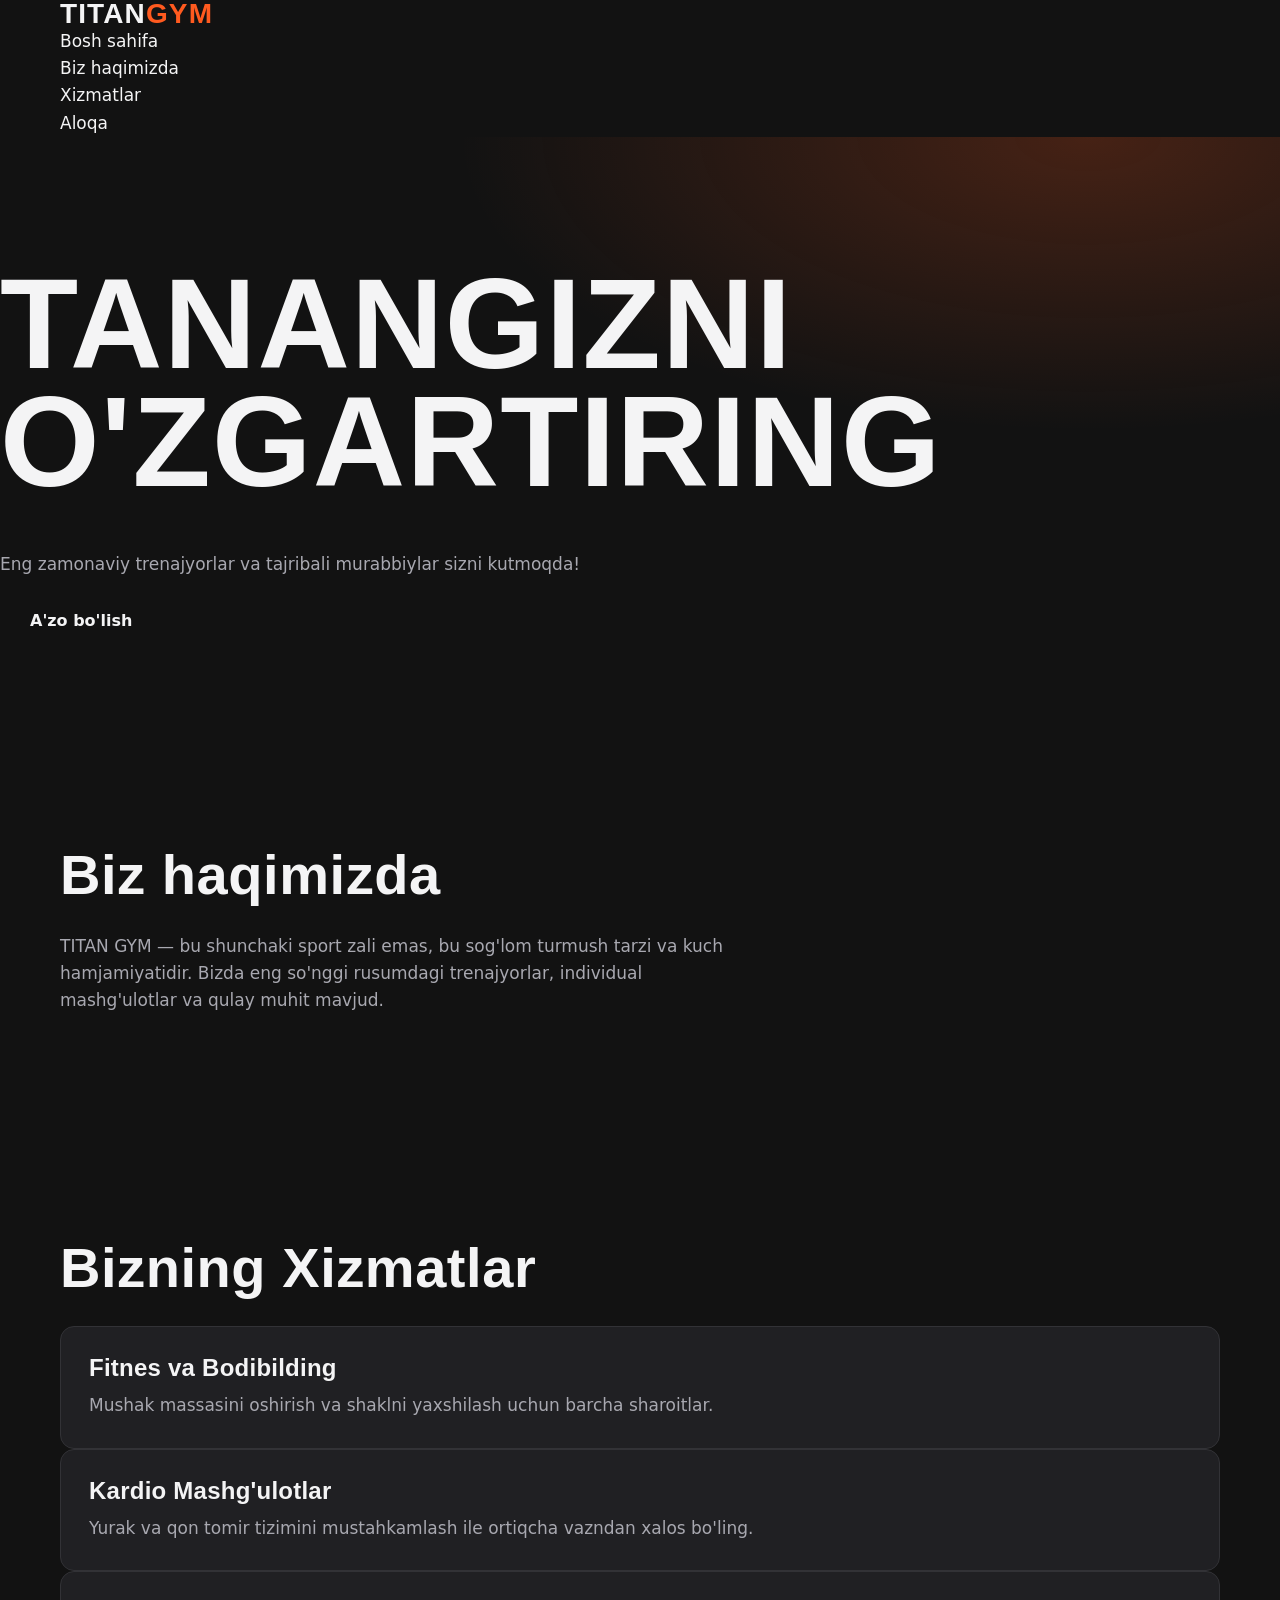
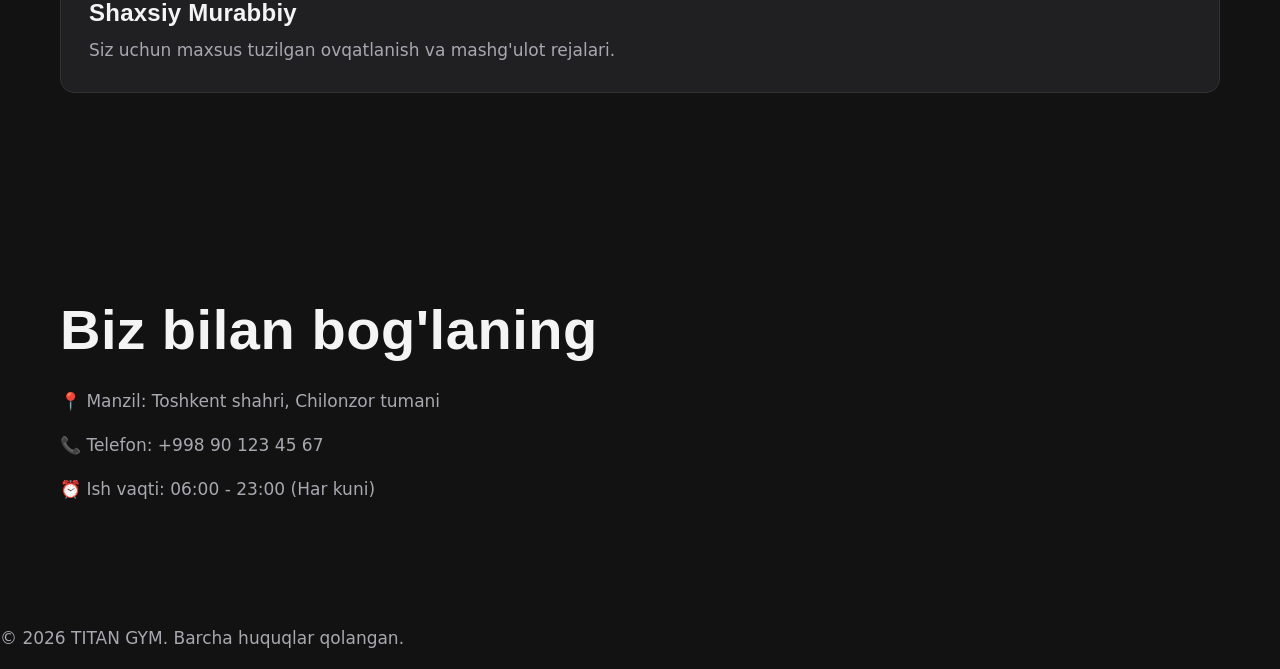
<file: gemini-code-1792003581164.html>
<!DOCTYPE html>
<html lang="uz">
<head>
    <meta charset="UTF-8">
    <meta name="viewport" content="width=device-width, initial-scale=1.0">
    <title>TITAN GYM — Kuch va Salomatlik</title>
    <link rel="stylesheet" href="style.css">
    <link href="https://fonts.googleapis.com/css2?family=Poppins:wght@300;400;600;700&display=swap" rel="stylesheet">
</head>
<body>

    <!-- Header / Navigatsiya -->
    <header>
        <div class="container navbar">
            <div class="logo">TITAN<span>GYM</span></div>
            <nav>
                <ul>
                    <li><a href="#home">Bosh sahifa</a></li>
                    <li><a href="#about">Biz haqimizda</a></li>
                    <li><a href="#services">Xizmatlar</a></li>
                    <li><a href="#contact">Aloqa</a></li>
                </ul>
            </nav>
        </div>
    </header>

    <!-- Hero Section -->
    <section id="home" class="hero">
        <div class="hero-content">
            <h1>Tanangizni O'zgartiring</h1>
            <p>Eng zamonaviy trenajyorlar va tajribali murabbiylar sizni kutmoqda!</p>
            <a href="#contact" class="btn">A'zo bo'lish</a>
        </div>
    </section>

    <!-- Biz haqimizda -->
    <section id="about" class="container section">
        <h2>Biz haqimizda</h2>
        <p>TITAN GYM — bu shunchaki sport zali emas, bu sog'lom turmush tarzi va kuch hamjamiyatidir. Bizda eng so'nggi rusumdagi trenajyorlar, individual mashg'ulotlar va qulay muhit mavjud.</p>
    </section>

    <!-- Xizmatlar -->
    <section id="services" class="section bg-dark">
        <div class="container">
            <h2>Bizning Xizmatlar</h2>
            <div class="cards">
                <div class="card">
                    <h3>Fitnes va Bodibilding</h3>
                    <p>Mushak massasini oshirish va shaklni yaxshilash uchun barcha sharoitlar.</p>
                </div>
                <div class="card">
                    <h3>Kardio Mashg'ulotlar</h3>
                    <p>Yurak va qon tomir tizimini mustahkamlash ile ortiqcha vazndan xalos bo'ling.</p>
                </div>
                <div class="card">
                    <h3>Shaxsiy Murabbiy</h3>
                    <p>Siz uchun maxsus tuzilgan ovqatlanish va mashg'ulot rejalari.</p>
                </div>
            </div>
        </div>
    </section>

    <!-- Aloqa -->
    <section id="contact" class="container section">
        <h2>Biz bilan bog'laning</h2>
        <p>📍 Manzil: Toshkent shahri, Chilonzor tumani</p>
        <p>📞 Telefon: +998 90 123 45 67</p>
        <p>⏰ Ish vaqti: 06:00 - 23:00 (Har kuni)</p>
    </section>

    <!-- Footer -->
    <footer>
        <p>&copy; 2026 TITAN GYM. Barcha huquqlar qolangan.</p>
    </footer>

</body>
</html>
</file>
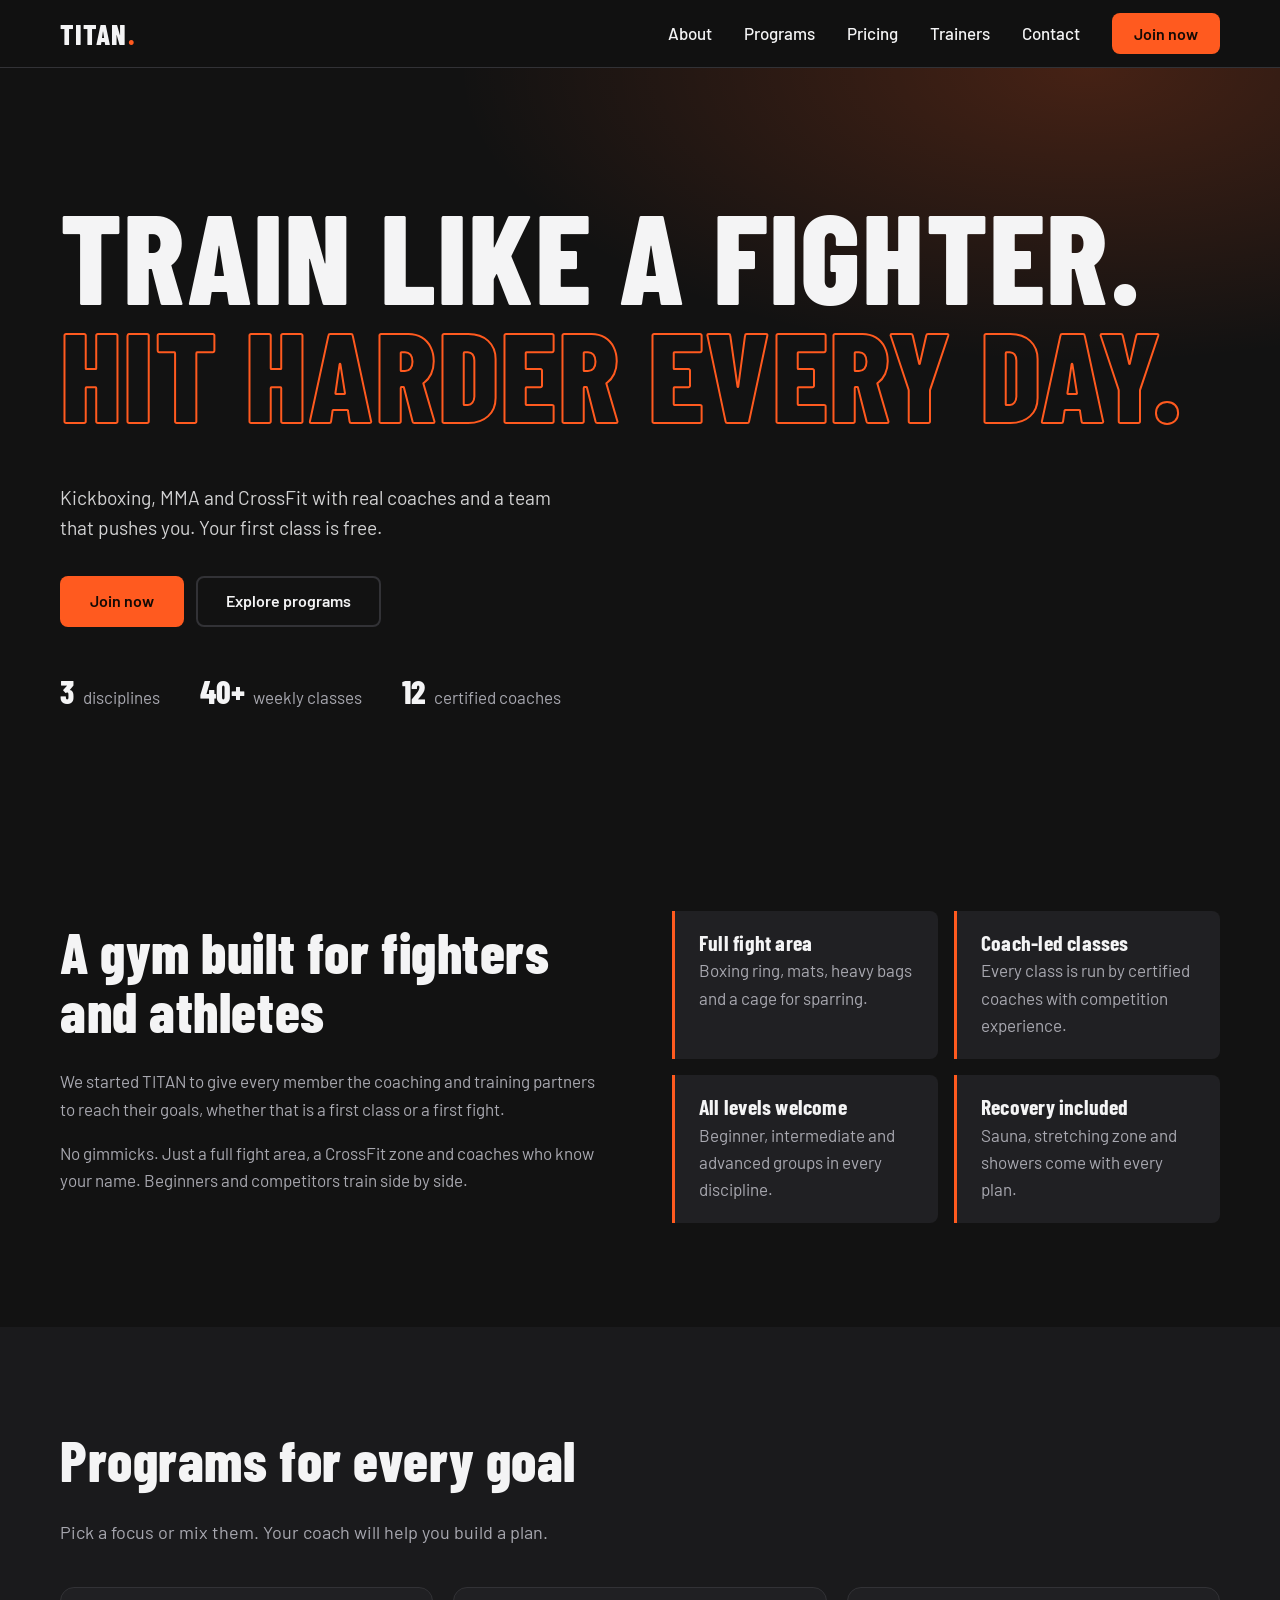
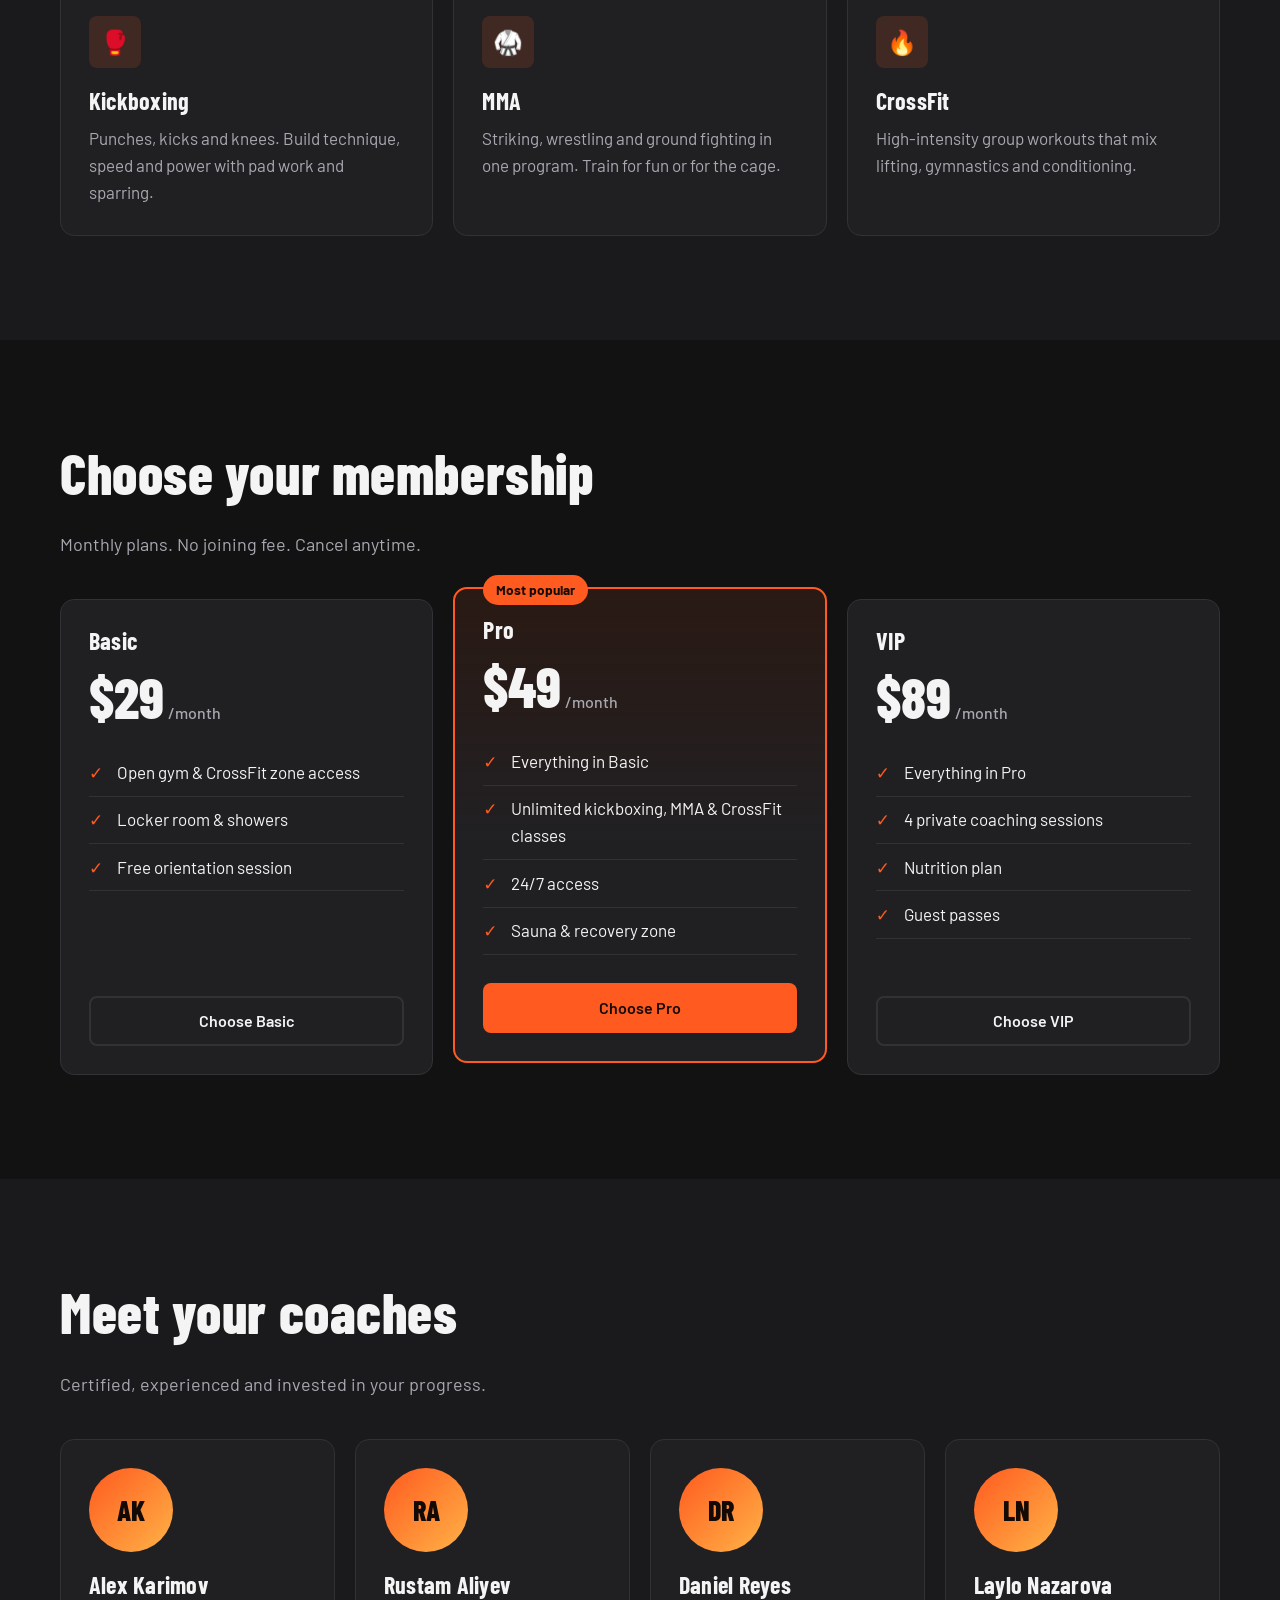
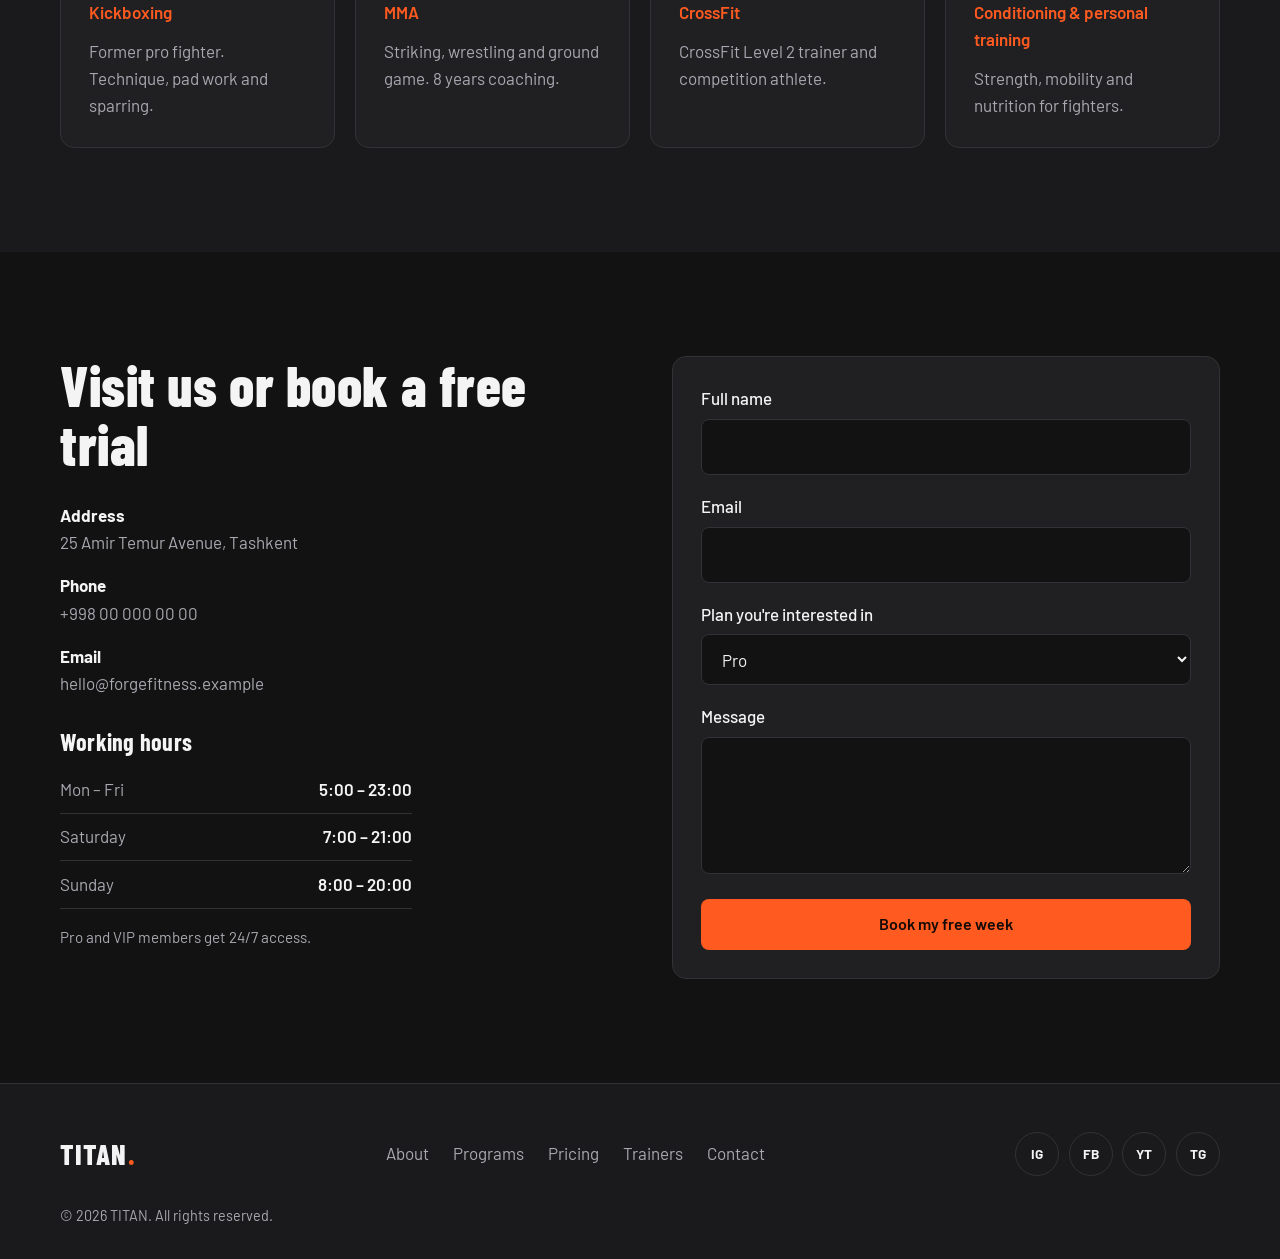
<file: index (3).html>
<!DOCTYPE html>
<html lang="en">
<head>
  <meta charset="UTF-8">
  <meta name="viewport" content="width=device-width, initial-scale=1">
  <title>TITAN | Kickboxing, MMA &amp; CrossFit</title>
  <meta name="description" content="Train kickboxing, MMA and CrossFit with expert coaches. Beginners welcome. Join TITAN today.">

  <!-- Fonts: Barlow Condensed (headlines) + Barlow (body). Fallbacks defined in CSS. -->
  <link rel="preconnect" href="https://fonts.googleapis.com">
  <link rel="preconnect" href="https://fonts.gstatic.com" crossorigin>
  <link href="https://fonts.googleapis.com/css2?family=Barlow+Condensed:wght@600;700;800&family=Barlow:wght@400;500;600&display=swap" rel="stylesheet">

  <link rel="stylesheet" href="style.css">
</head>
<body>

  <a class="skip-link" href="#main">Skip to content</a>

  <!-- ============ HEADER / NAVIGATION ============ -->
  <header class="site-header">
    <div class="container header-inner">
      <a href="#home" class="logo" aria-label="TITAN home">TITAN<span>.</span></a>

      <!-- CSS-only mobile menu: the checkbox toggles the nav, no JavaScript needed -->
      <input type="checkbox" id="nav-toggle" class="nav-toggle" aria-label="Toggle menu">
      <label for="nav-toggle" class="nav-toggle-label" aria-hidden="true"><span></span></label>

      <nav class="main-nav" aria-label="Main navigation">
        <ul>
          <li><a href="#about">About</a></li>
          <li><a href="#programs">Programs</a></li>
          <li><a href="#pricing">Pricing</a></li>
          <li><a href="#trainers">Trainers</a></li>
          <li><a href="#contact">Contact</a></li>
          <li><a href="#pricing" class="btn btn-primary btn-sm">Join now</a></li>
        </ul>
      </nav>
    </div>
  </header>

  <main id="main">

    <!-- ============ HERO ============ -->
    <section id="home" class="hero">
      <div class="container hero-inner">
        <h1>
          <span class="hero-line">Train like a fighter.</span>
          <span class="hero-line outline">Hit harder every day.</span>
        </h1>
        <p class="hero-sub">Kickboxing, MMA and CrossFit with real coaches and a team that pushes you. Your first class is free.</p>
        <div class="hero-actions">
          <a href="#pricing" class="btn btn-primary">Join now</a>
          <a href="#programs" class="btn btn-ghost">Explore programs</a>
        </div>

        <!-- Quick proof points -->
        <ul class="hero-stats">
          <li><strong>3</strong> disciplines</li>
          <li><strong>40+</strong> weekly classes</li>
          <li><strong>12</strong> certified coaches</li>
        </ul>
      </div>
    </section>

    <!-- ============ ABOUT ============ -->
    <section id="about" class="section">
      <div class="container about-grid">
        <div class="about-text">
          <h2>A gym built for fighters and athletes</h2>
          <p>We started TITAN to give every member the coaching and training partners to reach their goals, whether that is a first class or a first fight.</p>
          <p>No gimmicks. Just a full fight area, a CrossFit zone and coaches who know your name. Beginners and competitors train side by side.</p>
        </div>

        <ul class="feature-list">
          <li class="feature">
            <h3>Full fight area</h3>
            <p>Boxing ring, mats, heavy bags and a cage for sparring.</p>
          </li>
          <li class="feature">
            <h3>Coach-led classes</h3>
            <p>Every class is run by certified coaches with competition experience.</p>
          </li>
          <li class="feature">
            <h3>All levels welcome</h3>
            <p>Beginner, intermediate and advanced groups in every discipline.</p>
          </li>
          <li class="feature">
            <h3>Recovery included</h3>
            <p>Sauna, stretching zone and showers come with every plan.</p>
          </li>
        </ul>
      </div>
    </section>

    <!-- ============ SERVICES / PROGRAMS ============ -->
    <section id="programs" class="section section-alt">
      <div class="container">
        <header class="section-head">
          <h2>Programs for every goal</h2>
          <p>Pick a focus or mix them. Your coach will help you build a plan.</p>
        </header>

        <div class="card-grid grid-3">
          <article class="card program">
            <div class="icon" aria-hidden="true">🥊</div>
            <h3>Kickboxing</h3>
            <p>Punches, kicks and knees. Build technique, speed and power with pad work and sparring.</p>
          </article>
          <article class="card program">
            <div class="icon" aria-hidden="true">🥋</div>
            <h3>MMA</h3>
            <p>Striking, wrestling and ground fighting in one program. Train for fun or for the cage.</p>
          </article>
          <article class="card program">
            <div class="icon" aria-hidden="true">🔥</div>
            <h3>CrossFit</h3>
            <p>High-intensity group workouts that mix lifting, gymnastics and conditioning.</p>
          </article>
        </div>
      </div>
    </section>

    <!-- ============ PRICING ============ -->
    <section id="pricing" class="section">
      <div class="container">
        <header class="section-head">
          <h2>Choose your membership</h2>
          <p>Monthly plans. No joining fee. Cancel anytime.</p>
        </header>

        <div class="card-grid grid-3 pricing-grid">

          <!-- Basic -->
          <article class="card plan">
            <h3>Basic</h3>
            <p class="price">$29<span>/month</span></p>
            <ul class="plan-features">
              <li>Open gym &amp; CrossFit zone access</li>
              <li>Locker room &amp; showers</li>
              <li>Free orientation session</li>
            </ul>
            <a href="#contact" class="btn btn-ghost btn-block">Choose Basic</a>
          </article>

          <!-- Pro (highlighted) -->
          <article class="card plan plan-popular">
            <p class="badge">Most popular</p>
            <h3>Pro</h3>
            <p class="price">$49<span>/month</span></p>
            <ul class="plan-features">
              <li>Everything in Basic</li>
              <li>Unlimited kickboxing, MMA &amp; CrossFit classes</li>
              <li>24/7 access</li>
              <li>Sauna &amp; recovery zone</li>
            </ul>
            <a href="#contact" class="btn btn-primary btn-block">Choose Pro</a>
          </article>

          <!-- VIP -->
          <article class="card plan">
            <h3>VIP</h3>
            <p class="price">$89<span>/month</span></p>
            <ul class="plan-features">
              <li>Everything in Pro</li>
              <li>4 private coaching sessions</li>
              <li>Nutrition plan</li>
              <li>Guest passes</li>
            </ul>
            <a href="#contact" class="btn btn-ghost btn-block">Choose VIP</a>
          </article>

        </div>
      </div>
    </section>

    <!-- ============ TRAINERS ============ -->
    <section id="trainers" class="section section-alt">
      <div class="container">
        <header class="section-head">
          <h2>Meet your coaches</h2>
          <p>Certified, experienced and invested in your progress.</p>
        </header>

        <div class="card-grid grid-4">
          <!-- Avatars are CSS gradients with initials; swap in <img> tags for real photos -->
          <article class="card trainer">
            <div class="avatar" aria-hidden="true">AK</div>
            <h3>Alex Karimov</h3>
            <p class="role">Kickboxing</p>
            <p>Former pro fighter. Technique, pad work and sparring.</p>
          </article>
          <article class="card trainer">
            <div class="avatar" aria-hidden="true">RA</div>
            <h3>Rustam Aliyev</h3>
            <p class="role">MMA</p>
            <p>Striking, wrestling and ground game. 8 years coaching.</p>
          </article>
          <article class="card trainer">
            <div class="avatar" aria-hidden="true">DR</div>
            <h3>Daniel Reyes</h3>
            <p class="role">CrossFit</p>
            <p>CrossFit Level 2 trainer and competition athlete.</p>
          </article>
          <article class="card trainer">
            <div class="avatar" aria-hidden="true">LN</div>
            <h3>Laylo Nazarova</h3>
            <p class="role">Conditioning &amp; personal training</p>
            <p>Strength, mobility and nutrition for fighters.</p>
          </article>
        </div>
      </div>
    </section>

    <!-- ============ CONTACT & LOCATION ============ -->
    <section id="contact" class="section">
      <div class="container contact-grid">

        <div class="contact-info">
          <h2>Visit us or book a free trial</h2>
          <address>
            <p><strong>Address</strong><br>25 Amir Temur Avenue, Tashkent</p>
            <p><strong>Phone</strong><br><a href="tel:+998000000000">+998 00 000 00 00</a></p>
            <p><strong>Email</strong><br><a href="mailto:hello@forgefitness.example">hello@forgefitness.example</a></p>
          </address>

          <h3>Working hours</h3>
          <dl class="hours">
            <div><dt>Mon – Fri</dt><dd>5:00 – 23:00</dd></div>
            <div><dt>Saturday</dt><dd>7:00 – 21:00</dd></div>
            <div><dt>Sunday</dt><dd>8:00 – 20:00</dd></div>
          </dl>
          <p class="note">Pro and VIP members get 24/7 access.</p>
        </div>

        <!-- Replace action with your form backend (Formspree, Netlify Forms, etc.) -->
        <form class="contact-form card" action="#" method="post">
          <div class="field">
            <label for="name">Full name</label>
            <input type="text" id="name" name="name" autocomplete="name" required>
          </div>
          <div class="field">
            <label for="email">Email</label>
            <input type="email" id="email" name="email" autocomplete="email" required>
          </div>
          <div class="field">
            <label for="plan">Plan you're interested in</label>
            <select id="plan" name="plan">
              <option>Basic</option>
              <option selected>Pro</option>
              <option>VIP</option>
            </select>
          </div>
          <div class="field">
            <label for="message">Message</label>
            <textarea id="message" name="message" rows="4"></textarea>
          </div>
          <button type="submit" class="btn btn-primary btn-block">Book my free week</button>
        </form>

      </div>
    </section>

  </main>

  <!-- ============ FOOTER ============ -->
  <footer class="site-footer">
    <div class="container footer-inner">
      <a href="#home" class="logo">TITAN<span>.</span></a>

      <ul class="footer-links">
        <li><a href="#about">About</a></li>
        <li><a href="#programs">Programs</a></li>
        <li><a href="#pricing">Pricing</a></li>
        <li><a href="#trainers">Trainers</a></li>
        <li><a href="#contact">Contact</a></li>
      </ul>

      <!-- Social placeholders: replace # with real profile URLs -->
      <ul class="socials">
        <li><a href="#" aria-label="Instagram">IG</a></li>
        <li><a href="#" aria-label="Facebook">FB</a></li>
        <li><a href="#" aria-label="YouTube">YT</a></li>
        <li><a href="#" aria-label="Telegram">TG</a></li>
      </ul>

      <p class="copyright">&copy; 2026 TITAN. All rights reserved.</p>
    </div>
  </footer>

</body>
</html>
</file>
<file: style.css>
/* =========================================================
   FORGE Fitness: style.css
   Mobile-first. Dark theme, orange accent.
   Structure: variables > base > layout > components > sections > breakpoints
   ========================================================= */

/* ---------- 1. Design tokens ---------- */
:root {
  --bg: #121212;
  --bg-alt: #1a1a1c;
  --surface: #202023;
  --border: #323236;
  --text: #f4f4f5;
  --muted: #a8a8b0;
  --accent: #ff5a1f;        /* vibrant orange */
  --accent-hover: #ff7a45;
  --on-accent: #140a05;     /* dark text on orange for contrast */

  --font-display: "Barlow Condensed", "Arial Narrow", Impact, sans-serif;
  --font-body: "Barlow", system-ui, -apple-system, "Segoe UI", Roboto, sans-serif;

  --radius: 14px;
  --radius-sm: 8px;
  --header-h: 68px;
  --ease: 0.25s ease;
}

/* ---------- 2. Base ---------- */
*, *::before, *::after { box-sizing: border-box; }

html { scroll-behavior: smooth; scroll-padding-top: var(--header-h); }

body {
  margin: 0;
  font-family: var(--font-body);
  font-size: 1.0625rem;
  line-height: 1.6;
  color: var(--text);
  background: var(--bg);
  -webkit-font-smoothing: antialiased;
}

h1, h2, h3 {
  font-family: var(--font-display);
  line-height: 1.05;
  letter-spacing: 0.01em;
  margin: 0 0 0.5em;
}
h2 { font-size: clamp(2.25rem, 6vw, 3.5rem); font-weight: 800; }
h3 { font-size: 1.5rem; font-weight: 700; }
p  { margin: 0 0 1em; color: var(--muted); max-width: 62ch; }
ul { list-style: none; margin: 0; padding: 0; }
a  { color: inherit; text-decoration: none; }
address { font-style: normal; }

:focus-visible { outline: 3px solid var(--accent); outline-offset: 3px; }

.skip-link {
  position: absolute; left: -999px; top: 0;
  background: var(--accent); color: var(--on-accent);
  padding: 0.75rem 1rem; z-index: 200;
}
.skip-link:focus { left: 0; }

/* ---------- 3. Layout helpers ---------- */
.container { width: min(100% - 2.5rem, 1160px); margin-inline: auto; }

.section     { padding: 4.5rem 0; }
.section-alt { background: var(--bg-alt); }

.section-head { margin-bottom: 2.5rem; }
.section-head p { font-size: 1.125rem; }

.card-grid { display: grid; gap: 1.25rem; }

/* ---------- 4. Buttons ---------- */
.btn {
  display: inline-flex; align-items: center; justify-content: center;
  padding: 0.95rem 1.75rem;
  font: 600 1rem/1 var(--font-body);
  border-radius: var(--radius-sm);
  border: 2px solid transparent;
  cursor: pointer;
  transition: background var(--ease), color var(--ease), border-color var(--ease), transform var(--ease);
}
.btn-primary { background: var(--accent); color: var(--on-accent); }
.btn-primary:hover { background: var(--accent-hover); transform: translateY(-2px); }
.btn-ghost { border-color: var(--border); color: var(--text); }
.btn-ghost:hover { border-color: var(--accent); color: var(--accent); }
.btn-sm { padding: 0.65rem 1.25rem; }
.btn-block { width: 100%; }

/* ---------- 5. Header & navigation ---------- */
.site-header {
  position: sticky; top: 0; z-index: 100;
  height: var(--header-h);
  background: rgba(18, 18, 18, 0.92);
  backdrop-filter: blur(10px);
  border-bottom: 1px solid var(--border);
}
.header-inner { display: flex; align-items: center; justify-content: space-between; height: 100%; }

.logo { font: 800 1.75rem/1 var(--font-display); letter-spacing: 0.04em; }
.logo span { color: var(--accent); }

/* Mobile menu (CSS-only): hidden checkbox drives the panel */
.nav-toggle { position: absolute; opacity: 0; pointer-events: none; }
.nav-toggle-label { display: grid; place-items: center; width: 44px; height: 44px; cursor: pointer; }
.nav-toggle-label span,
.nav-toggle-label span::before {
  display: block; width: 24px; height: 2px; background: var(--text);
  transition: transform var(--ease);
}
.nav-toggle-label span { position: relative; }
.nav-toggle-label span::before { content: ""; position: absolute; top: 8px; }
.nav-toggle:checked + .nav-toggle-label span { transform: translateY(4px) rotate(45deg); }
.nav-toggle:checked + .nav-toggle-label span::before { transform: translateY(-8px) rotate(-90deg); }
.nav-toggle:focus-visible + .nav-toggle-label { outline: 3px solid var(--accent); }

.main-nav {
  position: absolute; top: var(--header-h); left: 0; right: 0;
  background: var(--bg); border-bottom: 1px solid var(--border);
  display: none;
}
.nav-toggle:checked ~ .main-nav { display: block; }
.main-nav ul { display: flex; flex-direction: column; padding: 1rem 1.25rem 1.5rem; gap: 0.25rem; }
.main-nav a:not(.btn) { display: block; padding: 0.85rem 0; font-weight: 500; transition: color var(--ease); }
.main-nav a:not(.btn):hover { color: var(--accent); }
.main-nav .btn { margin-top: 0.75rem; width: 100%; }

/* ---------- 6. Hero ---------- */
.hero {
  padding: 5rem 0 4rem;
  background:
    radial-gradient(900px 420px at 85% 0%, rgba(255, 90, 31, 0.22), transparent 70%),
    var(--bg);
}
.hero h1 {
  font-size: clamp(3.25rem, 13vw, 8rem);
  font-weight: 800;
  text-transform: uppercase;
  line-height: 0.92;
  margin-bottom: 0.4em;
}
.hero-line { display: block; }
/* Outlined second line: the page's single bold typographic moment */
.hero-line.outline { color: transparent; -webkit-text-stroke: 2px var(--accent); }

.hero-sub { font-size: 1.2rem; color: var(--text); max-width: 46ch; opacity: 0.85; }
.hero-actions { display: flex; flex-wrap: wrap; gap: 0.75rem; margin: 2rem 0 3rem; }

.hero-stats { display: flex; flex-wrap: wrap; gap: 1rem 2.5rem; color: var(--muted); }
.hero-stats strong { font: 800 2rem/1 var(--font-display); color: var(--text); margin-right: 0.35rem; }

/* ---------- 7. About ---------- */
.about-grid { display: grid; gap: 2.5rem; }
.feature-list { display: grid; gap: 1rem; }
.feature {
  padding: 1.25rem 1.25rem 1.25rem 1.5rem;
  border-left: 3px solid var(--accent);   /* accent bar marks key advantages */
  background: var(--surface);
  border-radius: 0 var(--radius-sm) var(--radius-sm) 0;
}
.feature h3 { font-size: 1.35rem; margin-bottom: 0.25rem; }
.feature p { margin: 0; }

/* ---------- 8. Cards (shared) ---------- */
.card {
  background: var(--surface);
  border: 1px solid var(--border);
  border-radius: var(--radius);
  padding: 1.75rem;
  transition: transform var(--ease), border-color var(--ease);
}
.card:hover { transform: translateY(-4px); border-color: var(--accent); }
.card p:last-child { margin-bottom: 0; }

/* Programs */
.icon {
  display: grid; place-items: center;
  width: 52px; height: 52px; margin-bottom: 1.25rem;
  font-size: 1.5rem;
  background: rgba(255, 90, 31, 0.14);
  border-radius: var(--radius-sm);
}

/* ---------- 9. Pricing ---------- */
.plan { position: relative; display: flex; flex-direction: column; }
.price { font: 800 3.5rem/1 var(--font-display); color: var(--text); margin: 0.25rem 0 1.5rem; }
.price span { font: 500 1rem var(--font-body); color: var(--muted); margin-left: 0.25rem; }
.plan-features { flex: 1; margin-bottom: 1.75rem; }
.plan-features li {
  padding: 0.6rem 0 0.6rem 1.75rem; position: relative;
  border-bottom: 1px solid var(--border);
}
.plan-features li::before {
  content: "✓"; position: absolute; left: 0; color: var(--accent); font-weight: 700;
}

.plan-popular { border: 2px solid var(--accent); background: linear-gradient(180deg, rgba(255, 90, 31, 0.1), var(--surface) 55%); }
.badge {
  position: absolute; top: -14px; left: 1.75rem; margin: 0;
  background: var(--accent); color: var(--on-accent);
  font-size: 0.85rem; font-weight: 700; padding: 0.25rem 0.8rem; border-radius: 999px;
}

/* ---------- 10. Trainers ---------- */
.avatar {
  display: grid; place-items: center;
  width: 84px; height: 84px; margin-bottom: 1.25rem;
  border-radius: 50%;
  font: 800 1.75rem var(--font-display);
  color: var(--on-accent);
  background: linear-gradient(135deg, var(--accent), #ffb347);
}
.trainer h3 { margin-bottom: 0.1rem; }
.role { color: var(--accent); font-weight: 600; margin-bottom: 0.75rem; }

/* ---------- 11. Contact ---------- */
.contact-grid { display: grid; gap: 2.5rem; }
.contact-info address p { margin-bottom: 1rem; }
.contact-info strong { color: var(--text); }
.contact-info a:hover { color: var(--accent); }
.contact-info h3 { margin-top: 2rem; }

.hours { margin: 0 0 1rem; max-width: 22rem; }
.hours div { display: flex; justify-content: space-between; padding: 0.6rem 0; border-bottom: 1px solid var(--border); }
.hours dt { color: var(--muted); }
.hours dd { margin: 0; font-weight: 600; }
.note { font-size: 0.95rem; }

.contact-form:hover { transform: none; border-color: var(--border); } /* keep form steady */
.field { margin-bottom: 1.1rem; }
.field label { display: block; margin-bottom: 0.4rem; font-weight: 500; }
.field input, .field select, .field textarea {
  width: 100%; padding: 0.85rem 1rem;
  font: inherit; color: var(--text);
  background: var(--bg); border: 1px solid var(--border); border-radius: var(--radius-sm);
  transition: border-color var(--ease), box-shadow var(--ease);
}
.field input:focus, .field select:focus, .field textarea:focus {
  outline: none; border-color: var(--accent); box-shadow: 0 0 0 3px rgba(255, 90, 31, 0.3);
}

/* ---------- 12. Footer ---------- */
.site-footer { padding: 3rem 0 2rem; border-top: 1px solid var(--border); background: var(--bg-alt); }
.footer-inner { display: grid; gap: 1.75rem; }
.footer-links { display: flex; flex-wrap: wrap; gap: 0.5rem 1.5rem; }
.footer-links a { color: var(--muted); transition: color var(--ease); }
.footer-links a:hover { color: var(--accent); }
.socials { display: flex; gap: 0.6rem; }
.socials a {
  display: grid; place-items: center; width: 44px; height: 44px;
  font-size: 0.85rem; font-weight: 700;
  border: 1px solid var(--border); border-radius: 50%;
  transition: background var(--ease), color var(--ease), border-color var(--ease);
}
.socials a:hover { background: var(--accent); border-color: var(--accent); color: var(--on-accent); }
.copyright { margin: 0; font-size: 0.9rem; }

/* ---------- 13. Breakpoints (mobile-first, scaling up) ---------- */

/* Tablet */
@media (min-width: 640px) {
  .grid-4 { grid-template-columns: repeat(2, 1fr); }
  .feature-list { grid-template-columns: repeat(2, 1fr); }
}

/* Small desktop: switch to horizontal nav */
@media (min-width: 900px) {
  .section { padding: 6.5rem 0; }

  .nav-toggle-label { display: none; }
  .main-nav { position: static; display: block; background: none; border: 0; }
  .main-nav ul { flex-direction: row; align-items: center; padding: 0; gap: 2rem; }
  .main-nav a:not(.btn) { padding: 0; }
  .main-nav .btn { margin: 0; width: auto; }

  .hero { padding: 8rem 0 6rem; }
  .about-grid { grid-template-columns: 1fr 1fr; align-items: center; gap: 4rem; }
  .grid-3 { grid-template-columns: repeat(3, 1fr); }
  .pricing-grid { align-items: stretch; }
  .plan-popular { transform: translateY(-12px); }       /* lift the featured plan */
  .plan-popular:hover { transform: translateY(-16px); }
  .contact-grid { grid-template-columns: 1fr 1fr; gap: 4rem; align-items: start; }
  .footer-inner { grid-template-columns: auto 1fr auto; align-items: center; }
  .footer-links { justify-content: center; }
  .copyright { grid-column: 1 / -1; }
}

/* Large desktop */
@media (min-width: 1100px) {
  .grid-4 { grid-template-columns: repeat(4, 1fr); }
}

/* Respect users who prefer less motion */
@media (prefers-reduced-motion: reduce) {
  html { scroll-behavior: auto; }
  *, *::before, *::after { transition: none !important; }
}
</file>
